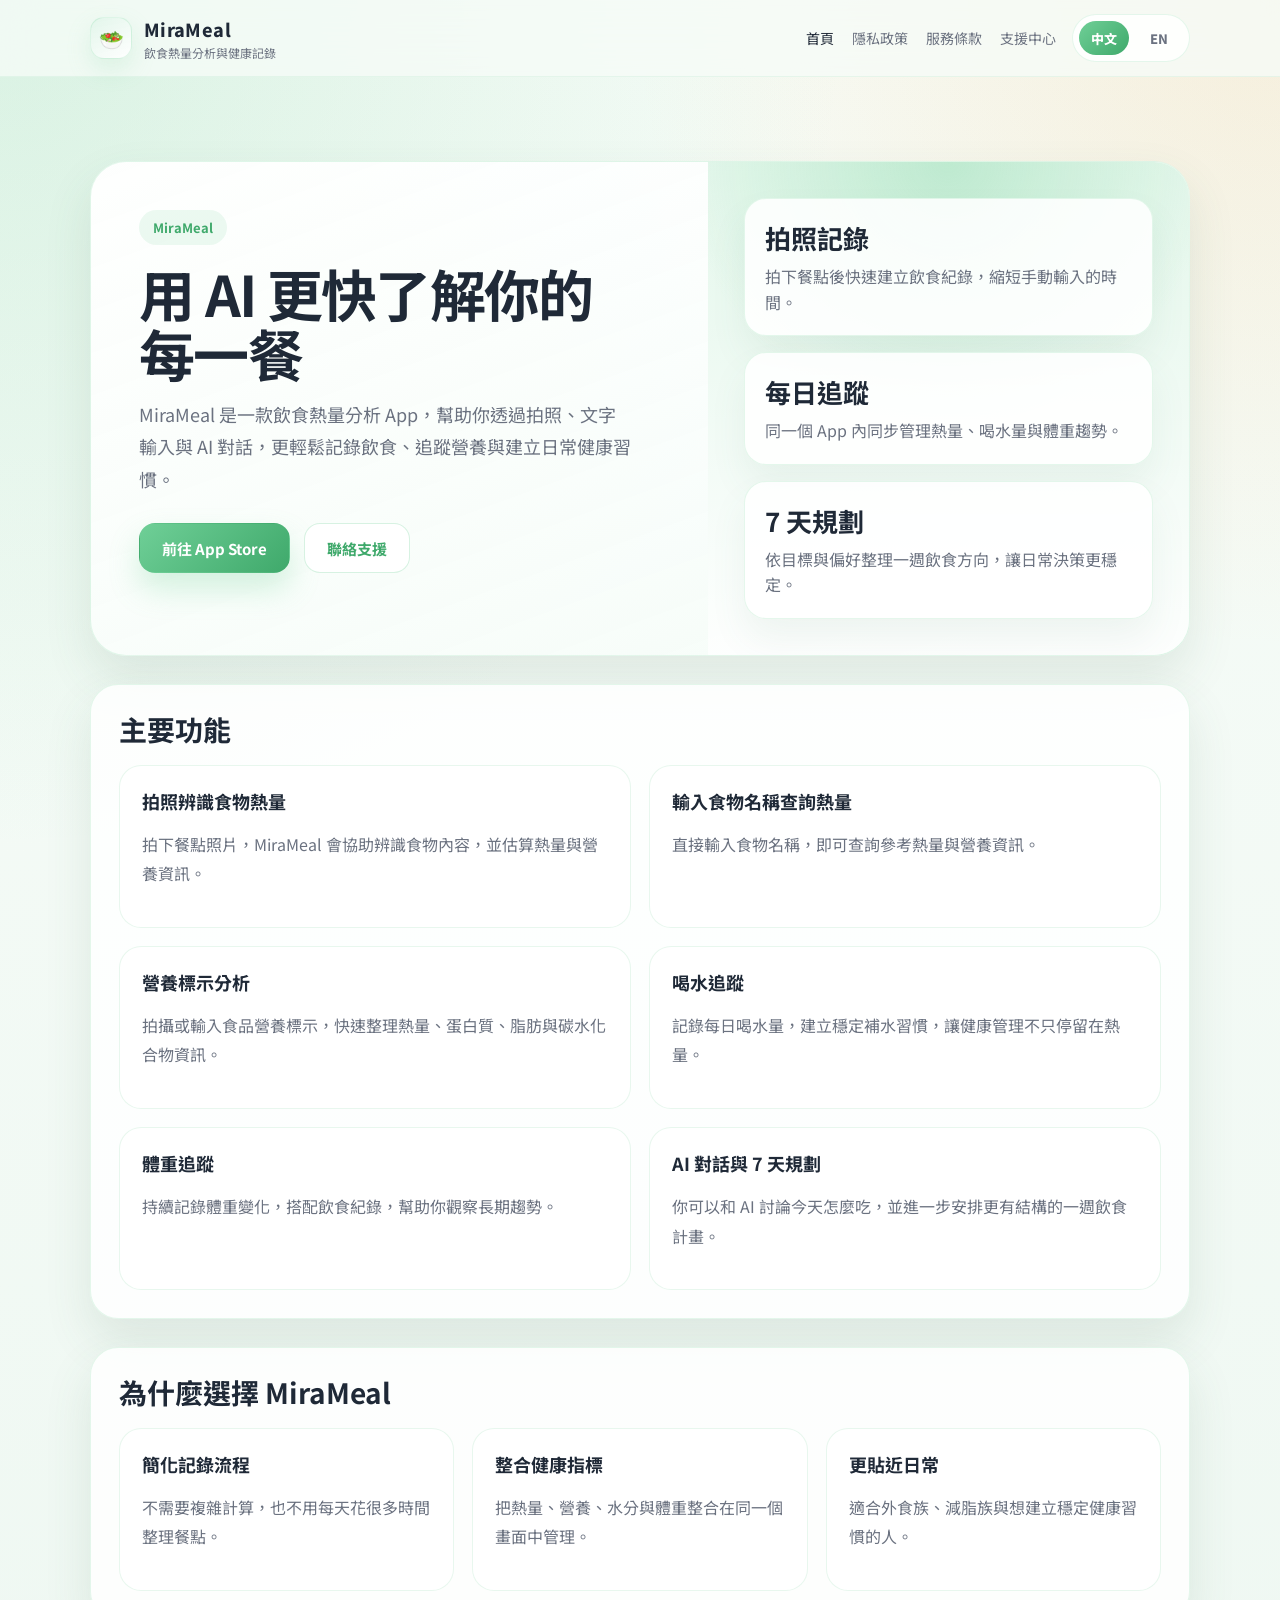
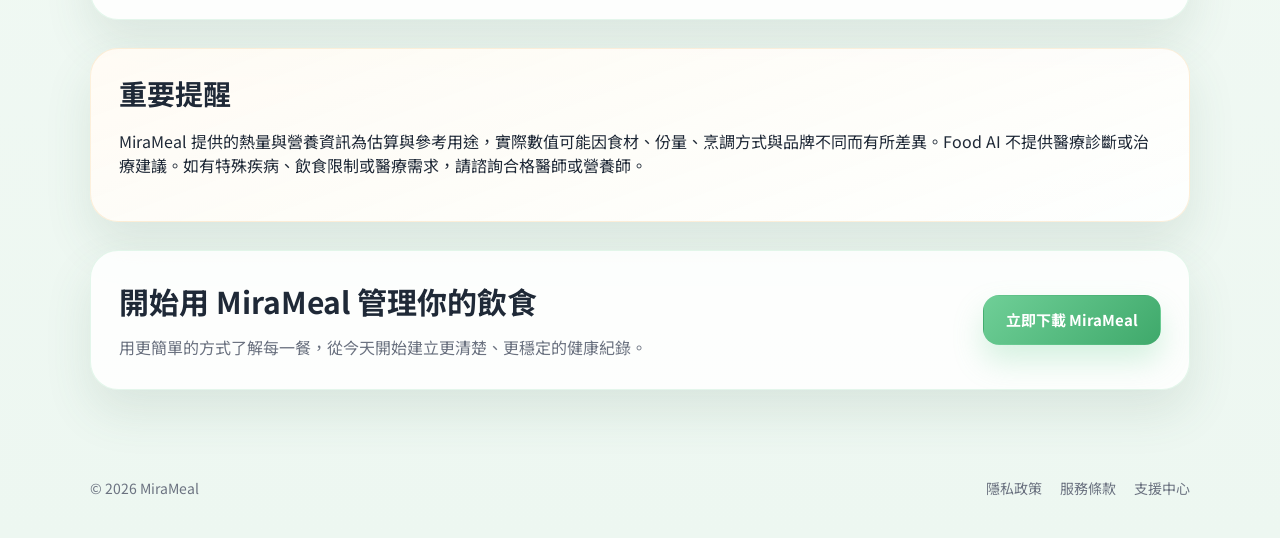
<file: docs/publishing/site/index.html>
<!DOCTYPE html>
<html lang="zh-Hant">
  <head>
    <meta charset="UTF-8" />
    <meta name="viewport" content="width=device-width, initial-scale=1.0" />
    <title>MiraMeal | 用 AI 更快了解你的每一餐</title>
    <meta
      name="description"
      content="MiraMeal 幫你透過拍照、文字輸入與 AI 對話，更快記錄飲食、追蹤熱量、營養、水分與體重。"
    />
    <link rel="preconnect" href="https://fonts.googleapis.com" />
    <link rel="preconnect" href="https://fonts.gstatic.com" crossorigin />
    <link
      href="https://fonts.googleapis.com/css2?family=Noto+Sans+TC:wght@400;500;700;800&display=swap"
      rel="stylesheet"
    />
    <link rel="stylesheet" href="./styles.css" />
  </head>
  <body>
    <div class="site-shell">
      <header class="topbar">
        <div class="topbar-inner">
          <a class="brand" href="./index.html">
            <span class="brand-mark">🥗</span>
            <span class="brand-copy">
              <span class="brand-title">MiraMeal</span>
              <span class="brand-subtitle">飲食熱量分析與健康記錄</span>
            </span>
          </a>
          <div class="topbar-right">
            <nav class="nav">
              <a class="active" href="./index.html">首頁</a>
              <a href="./privacy.html">隱私政策</a>
              <a href="./terms.html">服務條款</a>
              <a href="./support.html">支援中心</a>
            </nav>
            <div class="lang-switch" aria-label="Language switcher">
              <a class="active" href="./index.html">中文</a>
              <a href="./en/index.html">EN</a>
            </div>
          </div>
        </div>
      </header>

      <main class="page-main">
        <section class="section hero">
          <div class="hero-card">
            <div class="hero-copy">
              <span class="eyebrow">MiraMeal</span>
              <h1>用 AI 更快了解你的每一餐</h1>
              <p class="lead">
                MiraMeal 是一款飲食熱量分析 App，幫助你透過拍照、文字輸入與 AI
                對話，更輕鬆記錄飲食、追蹤營養與建立日常健康習慣。
              </p>
              <div class="hero-actions">
                <a class="button button-primary" href="#"
                  >前往 App Store</a
                >
                <a class="button button-secondary" href="./support.html">聯絡支援</a>
              </div>
            </div>
            <div class="hero-side">
              <div class="stat-stack">
                <div class="stat-card">
                  <strong>拍照記錄</strong>
                  <span>拍下餐點後快速建立飲食紀錄，縮短手動輸入的時間。</span>
                </div>
                <div class="stat-card">
                  <strong>每日追蹤</strong>
                  <span>同一個 App 內同步管理熱量、喝水量與體重趨勢。</span>
                </div>
                <div class="stat-card">
                  <strong>7 天規劃</strong>
                  <span>依目標與偏好整理一週飲食方向，讓日常決策更穩定。</span>
                </div>
              </div>
            </div>
          </div>
        </section>

        <section class="section">
          <div class="section-card">
            <h2 class="section-heading">主要功能</h2>
            <div class="grid grid-features">
              <article class="feature-card">
                <h3>拍照辨識食物熱量</h3>
                <p>拍下餐點照片，MiraMeal 會協助辨識食物內容，並估算熱量與營養資訊。</p>
              </article>
              <article class="feature-card">
                <h3>輸入食物名稱查詢熱量</h3>
                <p>直接輸入食物名稱，即可查詢參考熱量與營養資訊。</p>
              </article>
              <article class="feature-card">
                <h3>營養標示分析</h3>
                <p>拍攝或輸入食品營養標示，快速整理熱量、蛋白質、脂肪與碳水化合物資訊。</p>
              </article>
              <article class="feature-card">
                <h3>喝水追蹤</h3>
                <p>記錄每日喝水量，建立穩定補水習慣，讓健康管理不只停留在熱量。</p>
              </article>
              <article class="feature-card">
                <h3>體重追蹤</h3>
                <p>持續記錄體重變化，搭配飲食紀錄，幫助你觀察長期趨勢。</p>
              </article>
              <article class="feature-card">
                <h3>AI 對話與 7 天規劃</h3>
                <p>你可以和 AI 討論今天怎麼吃，並進一步安排更有結構的一週飲食計畫。</p>
              </article>
            </div>
          </div>
        </section>

        <section class="section">
          <div class="section-card">
            <h2 class="section-heading">為什麼選擇 MiraMeal</h2>
            <div class="grid grid-highlights">
              <article class="highlight-card">
                <h3>簡化記錄流程</h3>
                <p>不需要複雜計算，也不用每天花很多時間整理餐點。</p>
              </article>
              <article class="highlight-card">
                <h3>整合健康指標</h3>
                <p>把熱量、營養、水分與體重整合在同一個畫面中管理。</p>
              </article>
              <article class="highlight-card">
                <h3>更貼近日常</h3>
                <p>適合外食族、減脂族與想建立穩定健康習慣的人。</p>
              </article>
            </div>
          </div>
        </section>

        <section class="section">
          <div class="section-card note-card">
            <h2 class="section-heading">重要提醒</h2>
            <p>
              MiraMeal
              提供的熱量與營養資訊為估算與參考用途，實際數值可能因食材、份量、烹調方式與品牌不同而有所差異。Food
              AI 不提供醫療診斷或治療建議。如有特殊疾病、飲食限制或醫療需求，請諮詢合格醫師或營養師。
            </p>
          </div>
        </section>

        <section class="section">
          <div class="section-card cta-card">
            <div class="cta-copy">
              <h2>開始用 MiraMeal 管理你的飲食</h2>
              <p>用更簡單的方式了解每一餐，從今天開始建立更清楚、更穩定的健康紀錄。</p>
            </div>
            <a class="button button-primary" href="#"
              >立即下載 MiraMeal</a
            >
          </div>
        </section>
      </main>

      <footer class="footer">
        <div class="footer-inner">
          <div>© 2026 MiraMeal</div>
          <div class="footer-links">
            <a href="./privacy.html">隱私政策</a>
            <a href="./terms.html">服務條款</a>
            <a href="./support.html">支援中心</a>
          </div>
        </div>
      </footer>
    </div>
  </body>
</html>
</file>
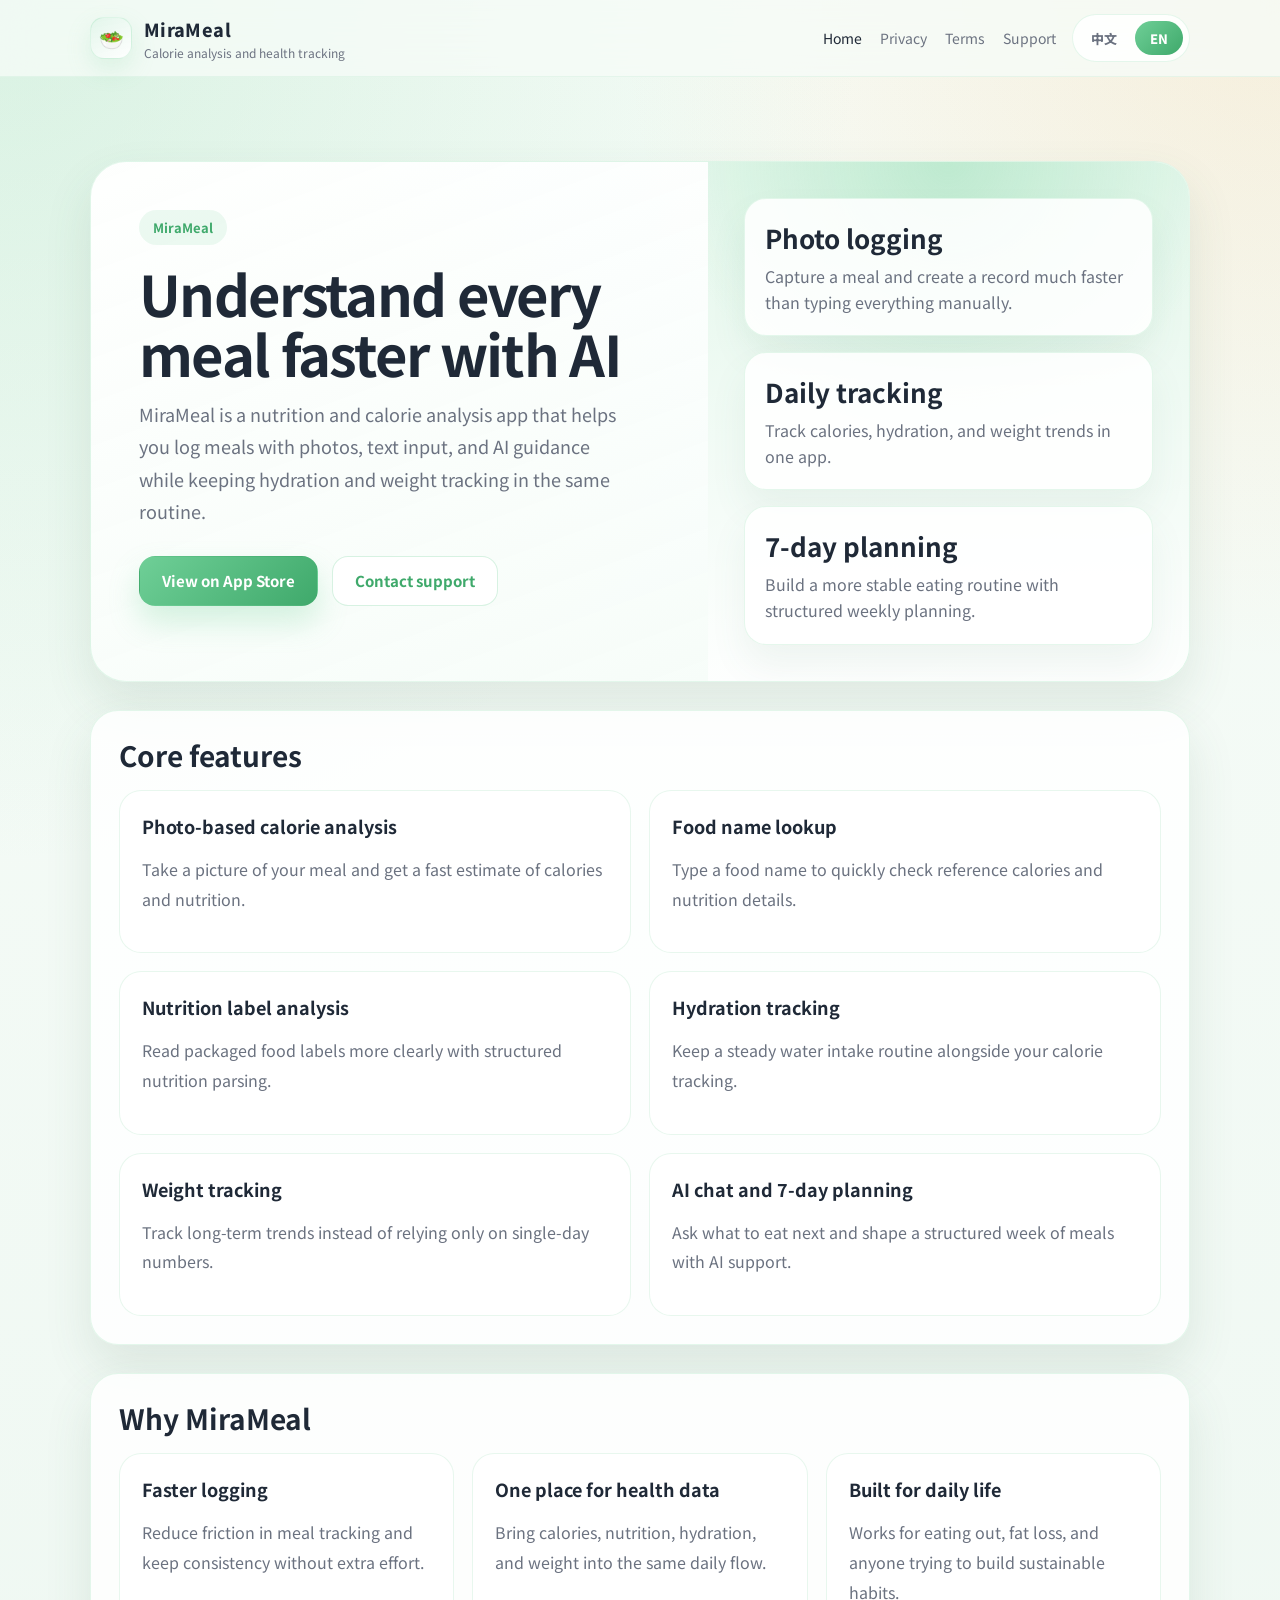
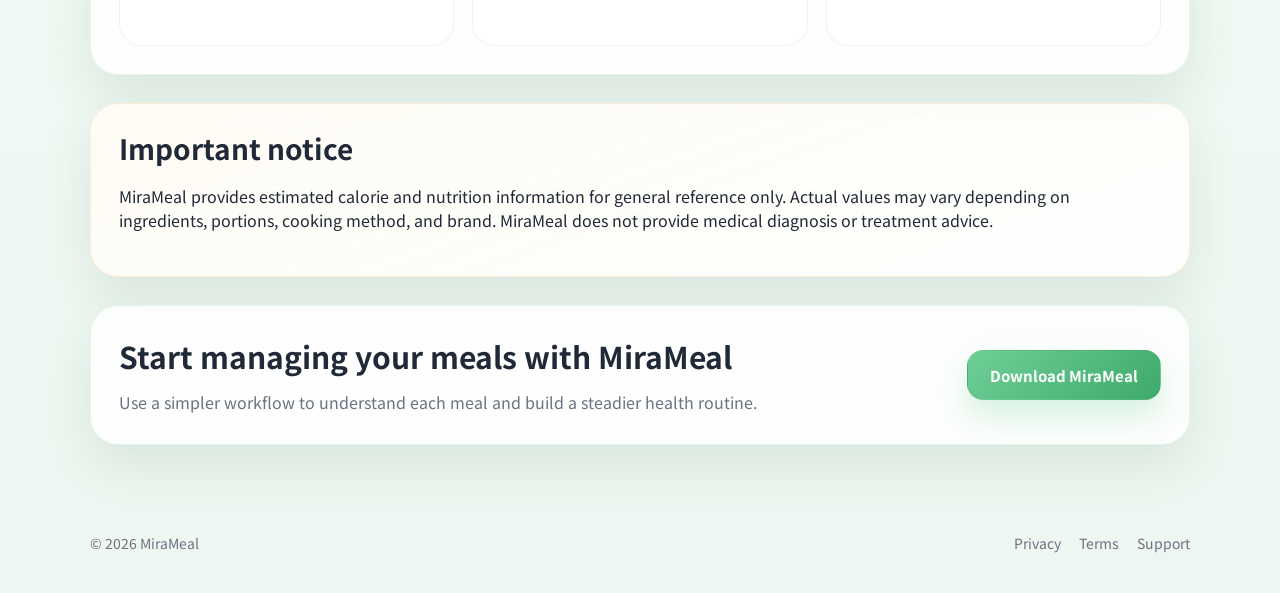
<file: docs/publishing/site/en/index.html>
<!DOCTYPE html>
<html lang="en">
  <head>
    <meta charset="UTF-8" />
    <meta name="viewport" content="width=device-width, initial-scale=1.0" />
    <title>MiraMeal | Understand Every Meal Faster with AI</title>
    <meta
      name="description"
      content="MiraMeal helps you log meals, estimate calories, track hydration and weight, and build healthier routines with AI."
    />
    <link rel="preconnect" href="https://fonts.googleapis.com" />
    <link rel="preconnect" href="https://fonts.gstatic.com" crossorigin />
    <link
      href="https://fonts.googleapis.com/css2?family=Inter:wght@400;500;700;800&family=Noto+Sans+TC:wght@400;500;700;800&display=swap"
      rel="stylesheet"
    />
    <link rel="stylesheet" href="../styles.css" />
  </head>
  <body>
    <div class="site-shell">
      <header class="topbar">
        <div class="topbar-inner">
          <a class="brand" href="./index.html">
            <span class="brand-mark">🥗</span>
            <span class="brand-copy">
              <span class="brand-title">MiraMeal</span>
              <span class="brand-subtitle">Calorie analysis and health tracking</span>
            </span>
          </a>
          <div class="topbar-right">
            <nav class="nav">
              <a class="active" href="./index.html">Home</a>
              <a href="./privacy.html">Privacy</a>
              <a href="./terms.html">Terms</a>
              <a href="./support.html">Support</a>
            </nav>
            <div class="lang-switch" aria-label="Language switcher">
              <a href="../index.html">中文</a>
              <a class="active" href="./index.html">EN</a>
            </div>
          </div>
        </div>
      </header>

      <main class="page-main">
        <section class="section hero">
          <div class="hero-card">
            <div class="hero-copy">
              <span class="eyebrow">MiraMeal</span>
              <h1>Understand every meal faster with AI</h1>
              <p class="lead">
                MiraMeal is a nutrition and calorie analysis app that helps you log meals with photos, text input, and AI guidance while keeping hydration and weight tracking in the same routine.
              </p>
              <div class="hero-actions">
                <a class="button button-primary" href="#">View on App Store</a>
                <a class="button button-secondary" href="./support.html">Contact support</a>
              </div>
            </div>
            <div class="hero-side">
              <div class="stat-stack">
                <div class="stat-card">
                  <strong>Photo logging</strong>
                  <span>Capture a meal and create a record much faster than typing everything manually.</span>
                </div>
                <div class="stat-card">
                  <strong>Daily tracking</strong>
                  <span>Track calories, hydration, and weight trends in one app.</span>
                </div>
                <div class="stat-card">
                  <strong>7-day planning</strong>
                  <span>Build a more stable eating routine with structured weekly planning.</span>
                </div>
              </div>
            </div>
          </div>
        </section>

        <section class="section">
          <div class="section-card">
            <h2 class="section-heading">Core features</h2>
            <div class="grid grid-features">
              <article class="feature-card">
                <h3>Photo-based calorie analysis</h3>
                <p>Take a picture of your meal and get a fast estimate of calories and nutrition.</p>
              </article>
              <article class="feature-card">
                <h3>Food name lookup</h3>
                <p>Type a food name to quickly check reference calories and nutrition details.</p>
              </article>
              <article class="feature-card">
                <h3>Nutrition label analysis</h3>
                <p>Read packaged food labels more clearly with structured nutrition parsing.</p>
              </article>
              <article class="feature-card">
                <h3>Hydration tracking</h3>
                <p>Keep a steady water intake routine alongside your calorie tracking.</p>
              </article>
              <article class="feature-card">
                <h3>Weight tracking</h3>
                <p>Track long-term trends instead of relying only on single-day numbers.</p>
              </article>
              <article class="feature-card">
                <h3>AI chat and 7-day planning</h3>
                <p>Ask what to eat next and shape a structured week of meals with AI support.</p>
              </article>
            </div>
          </div>
        </section>

        <section class="section">
          <div class="section-card">
            <h2 class="section-heading">Why MiraMeal</h2>
            <div class="grid grid-highlights">
              <article class="highlight-card">
                <h3>Faster logging</h3>
                <p>Reduce friction in meal tracking and keep consistency without extra effort.</p>
              </article>
              <article class="highlight-card">
                <h3>One place for health data</h3>
                <p>Bring calories, nutrition, hydration, and weight into the same daily flow.</p>
              </article>
              <article class="highlight-card">
                <h3>Built for daily life</h3>
                <p>Works for eating out, fat loss, and anyone trying to build sustainable habits.</p>
              </article>
            </div>
          </div>
        </section>

        <section class="section">
          <div class="section-card note-card">
            <h2 class="section-heading">Important notice</h2>
            <p>
              MiraMeal provides estimated calorie and nutrition information for general reference only. Actual values may vary depending on ingredients, portions, cooking method, and brand. MiraMeal does not provide medical diagnosis or treatment advice.
            </p>
          </div>
        </section>

        <section class="section">
          <div class="section-card cta-card">
            <div class="cta-copy">
              <h2>Start managing your meals with MiraMeal</h2>
              <p>Use a simpler workflow to understand each meal and build a steadier health routine.</p>
            </div>
            <a class="button button-primary" href="#">Download MiraMeal</a>
          </div>
        </section>
      </main>

      <footer class="footer">
        <div class="footer-inner">
          <div>© 2026 MiraMeal</div>
          <div class="footer-links">
            <a href="./privacy.html">Privacy</a>
            <a href="./terms.html">Terms</a>
            <a href="./support.html">Support</a>
          </div>
        </div>
      </footer>
    </div>
  </body>
</html>
</file>
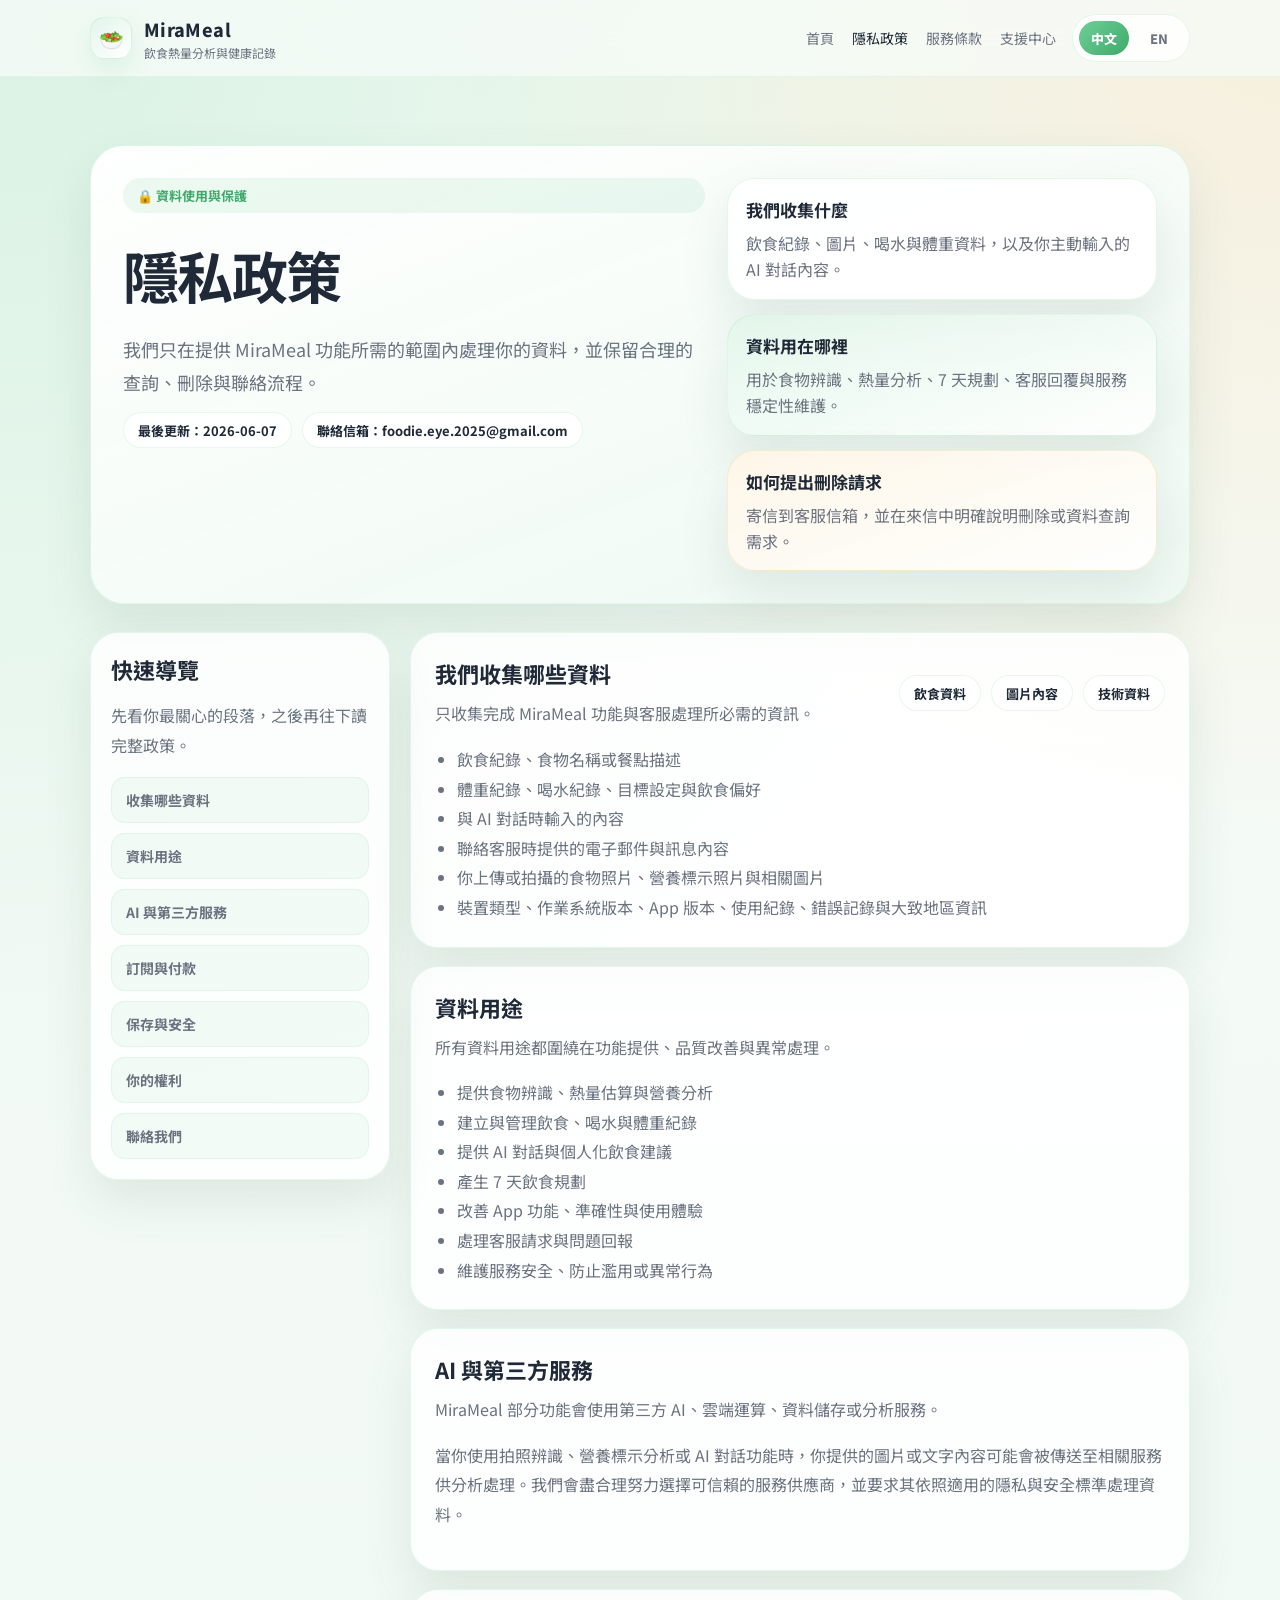
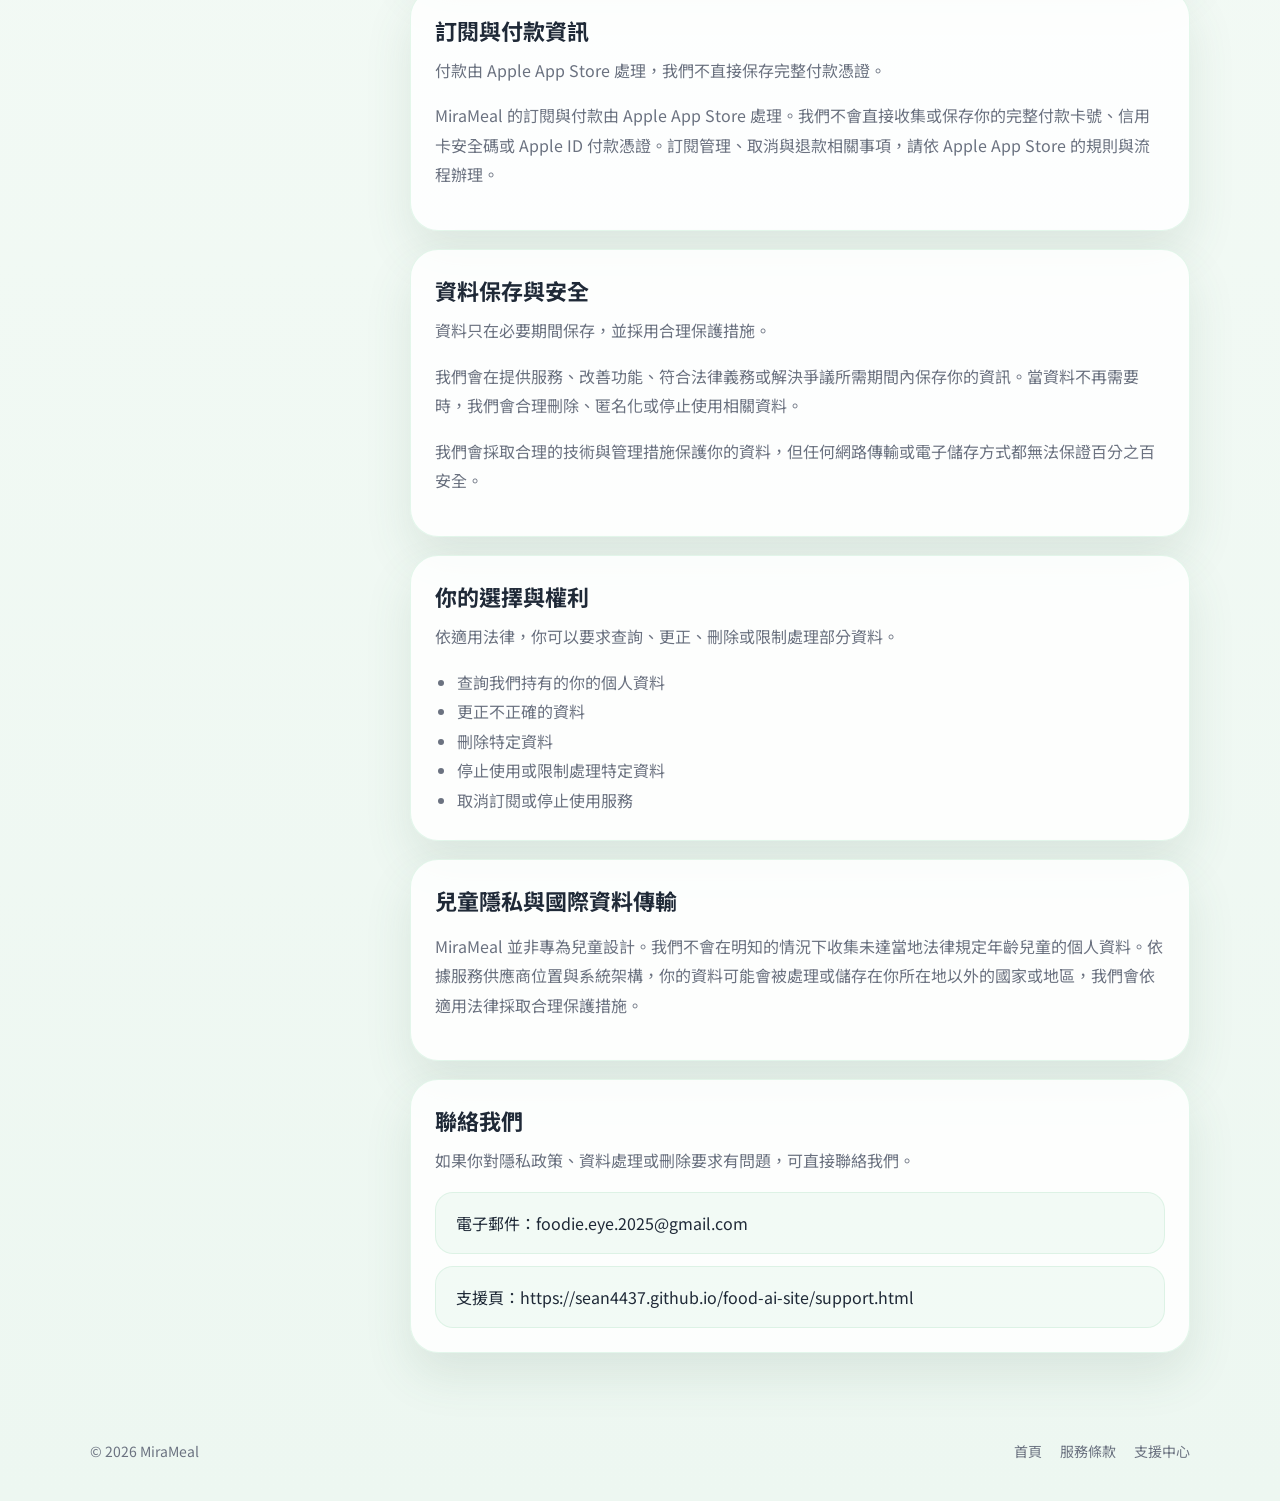
<file: docs/publishing/site/privacy.html>
<!DOCTYPE html>
<html lang="zh-Hant">
  <head>
    <meta charset="UTF-8" />
    <meta name="viewport" content="width=device-width, initial-scale=1.0" />
    <title>MiraMeal 隱私政策</title>
    <meta name="description" content="MiraMeal 隱私政策，說明資料收集、使用、保存與保護方式。" />
    <link rel="preconnect" href="https://fonts.googleapis.com" />
    <link rel="preconnect" href="https://fonts.gstatic.com" crossorigin />
    <link
      href="https://fonts.googleapis.com/css2?family=Noto+Sans+TC:wght@400;500;700;800&display=swap"
      rel="stylesheet"
    />
    <link rel="stylesheet" href="./styles.css" />
  </head>
  <body>
    <div class="site-shell">
      <header class="topbar">
        <div class="topbar-inner">
          <a class="brand" href="./index.html">
            <span class="brand-mark">🥗</span>
            <span class="brand-copy">
              <span class="brand-title">MiraMeal</span>
              <span class="brand-subtitle">飲食熱量分析與健康記錄</span>
            </span>
          </a>
          <div class="topbar-right">
            <nav class="nav">
              <a href="./index.html">首頁</a>
              <a class="active" href="./privacy.html">隱私政策</a>
              <a href="./terms.html">服務條款</a>
              <a href="./support.html">支援中心</a>
            </nav>
            <div class="lang-switch" aria-label="Language switcher">
              <a class="active" href="./privacy.html">中文</a>
              <a href="./en/privacy.html">EN</a>
            </div>
          </div>
        </div>
      </header>

      <main class="page-main">
        <section class="section">
          <div class="page-hero-card">
            <div class="page-hero-main">
              <span class="eyebrow">🔒 資料使用與保護</span>
              <h1 class="page-title">隱私政策</h1>
              <p class="page-subtitle">
                我們只在提供 MiraMeal 功能所需的範圍內處理你的資料，並保留合理的查詢、刪除與聯絡流程。
              </p>
              <div class="hero-meta-row">
                <span class="hero-meta-pill">最後更新：2026-06-07</span>
                <span class="hero-meta-pill">聯絡信箱：foodie.eye.2025@gmail.com</span>
              </div>
            </div>
            <div class="page-hero-side">
              <div class="summary-card">
                <strong>我們收集什麼</strong>
                <p>飲食紀錄、圖片、喝水與體重資料，以及你主動輸入的 AI 對話內容。</p>
              </div>
              <div class="summary-card is-soft">
                <strong>資料用在哪裡</strong>
                <p>用於食物辨識、熱量分析、7 天規劃、客服回覆與服務穩定性維護。</p>
              </div>
              <div class="summary-card is-accent">
                <strong>如何提出刪除請求</strong>
                <p>寄信到客服信箱，並在來信中明確說明刪除或資料查詢需求。</p>
              </div>
            </div>
          </div>
        </section>

        <section class="section">
          <div class="legal-shell">
            <aside class="sticky-panel">
              <h2>快速導覽</h2>
              <p>先看你最關心的段落，之後再往下讀完整政策。</p>
              <nav class="toc-list">
                <a href="#collect">收集哪些資料</a>
                <a href="#usage">資料用途</a>
                <a href="#ai">AI 與第三方服務</a>
                <a href="#payment">訂閱與付款</a>
                <a href="#security">保存與安全</a>
                <a href="#rights">你的權利</a>
                <a href="#contact">聯絡我們</a>
              </nav>
            </aside>

            <div class="content-stack">
              <article class="content-panel" id="collect">
                <div class="panel-header">
                  <div>
                    <h2>我們收集哪些資料</h2>
                    <p>只收集完成 MiraMeal 功能與客服處理所必需的資訊。</p>
                  </div>
                  <div class="chip-row">
                    <span class="chip">飲食資料</span>
                    <span class="chip">圖片內容</span>
                    <span class="chip">技術資料</span>
                  </div>
                </div>
                <ul>
                  <li>飲食紀錄、食物名稱或餐點描述</li>
                  <li>體重紀錄、喝水紀錄、目標設定與飲食偏好</li>
                  <li>與 AI 對話時輸入的內容</li>
                  <li>聯絡客服時提供的電子郵件與訊息內容</li>
                  <li>你上傳或拍攝的食物照片、營養標示照片與相關圖片</li>
                  <li>裝置類型、作業系統版本、App 版本、使用紀錄、錯誤記錄與大致地區資訊</li>
                </ul>
              </article>

              <article class="content-panel" id="usage">
                <div class="panel-header">
                  <div>
                    <h2>資料用途</h2>
                    <p>所有資料用途都圍繞在功能提供、品質改善與異常處理。</p>
                  </div>
                </div>
                <ul>
                  <li>提供食物辨識、熱量估算與營養分析</li>
                  <li>建立與管理飲食、喝水與體重紀錄</li>
                  <li>提供 AI 對話與個人化飲食建議</li>
                  <li>產生 7 天飲食規劃</li>
                  <li>改善 App 功能、準確性與使用體驗</li>
                  <li>處理客服請求與問題回報</li>
                  <li>維護服務安全、防止濫用或異常行為</li>
                </ul>
              </article>

              <article class="content-panel" id="ai">
                <div class="panel-header">
                  <div>
                    <h2>AI 與第三方服務</h2>
                    <p>MiraMeal 部分功能會使用第三方 AI、雲端運算、資料儲存或分析服務。</p>
                  </div>
                </div>
                <p>
                  當你使用拍照辨識、營養標示分析或 AI 對話功能時，你提供的圖片或文字內容可能會被傳送至相關服務供分析處理。我們會盡合理努力選擇可信賴的服務供應商，並要求其依照適用的隱私與安全標準處理資料。
                </p>
              </article>

              <article class="content-panel" id="payment">
                <div class="panel-header">
                  <div>
                    <h2>訂閱與付款資訊</h2>
                    <p>付款由 Apple App Store 處理，我們不直接保存完整付款憑證。</p>
                  </div>
                </div>
                <p>
                  MiraMeal 的訂閱與付款由 Apple App Store 處理。我們不會直接收集或保存你的完整付款卡號、信用卡安全碼或 Apple ID 付款憑證。訂閱管理、取消與退款相關事項，請依 Apple App Store 的規則與流程辦理。
                </p>
              </article>

              <article class="content-panel" id="security">
                <div class="panel-header">
                  <div>
                    <h2>資料保存與安全</h2>
                    <p>資料只在必要期間保存，並採用合理保護措施。</p>
                  </div>
                </div>
                <p>
                  我們會在提供服務、改善功能、符合法律義務或解決爭議所需期間內保存你的資訊。當資料不再需要時，我們會合理刪除、匿名化或停止使用相關資料。
                </p>
                <p>
                  我們會採取合理的技術與管理措施保護你的資料，但任何網路傳輸或電子儲存方式都無法保證百分之百安全。
                </p>
              </article>

              <article class="content-panel" id="rights">
                <div class="panel-header">
                  <div>
                    <h2>你的選擇與權利</h2>
                    <p>依適用法律，你可以要求查詢、更正、刪除或限制處理部分資料。</p>
                  </div>
                </div>
                <ul>
                  <li>查詢我們持有的你的個人資料</li>
                  <li>更正不正確的資料</li>
                  <li>刪除特定資料</li>
                  <li>停止使用或限制處理特定資料</li>
                  <li>取消訂閱或停止使用服務</li>
                </ul>
              </article>

              <article class="highlight-panel">
                <h2>兒童隱私與國際資料傳輸</h2>
                <p>
                  MiraMeal 並非專為兒童設計。我們不會在明知的情況下收集未達當地法律規定年齡兒童的個人資料。依據服務供應商位置與系統架構，你的資料可能會被處理或儲存在你所在地以外的國家或地區，我們會依適用法律採取合理保護措施。
                </p>
              </article>

              <article class="content-panel" id="contact">
                <div class="panel-header">
                  <div>
                    <h2>聯絡我們</h2>
                    <p>如果你對隱私政策、資料處理或刪除要求有問題，可直接聯絡我們。</p>
                  </div>
                </div>
                <div class="contact-list">
                  <div class="contact-item">電子郵件：foodie.eye.2025@gmail.com</div>
                  <div class="contact-item">支援頁：https://sean4437.github.io/food-ai-site/support.html</div>
                </div>
              </article>
            </div>
          </div>
        </section>
      </main>

      <footer class="footer">
        <div class="footer-inner">
          <div>© 2026 MiraMeal</div>
          <div class="footer-links">
            <a href="./index.html">首頁</a>
            <a href="./terms.html">服務條款</a>
            <a href="./support.html">支援中心</a>
          </div>
        </div>
      </footer>
    </div>
  </body>
</html>
</file>
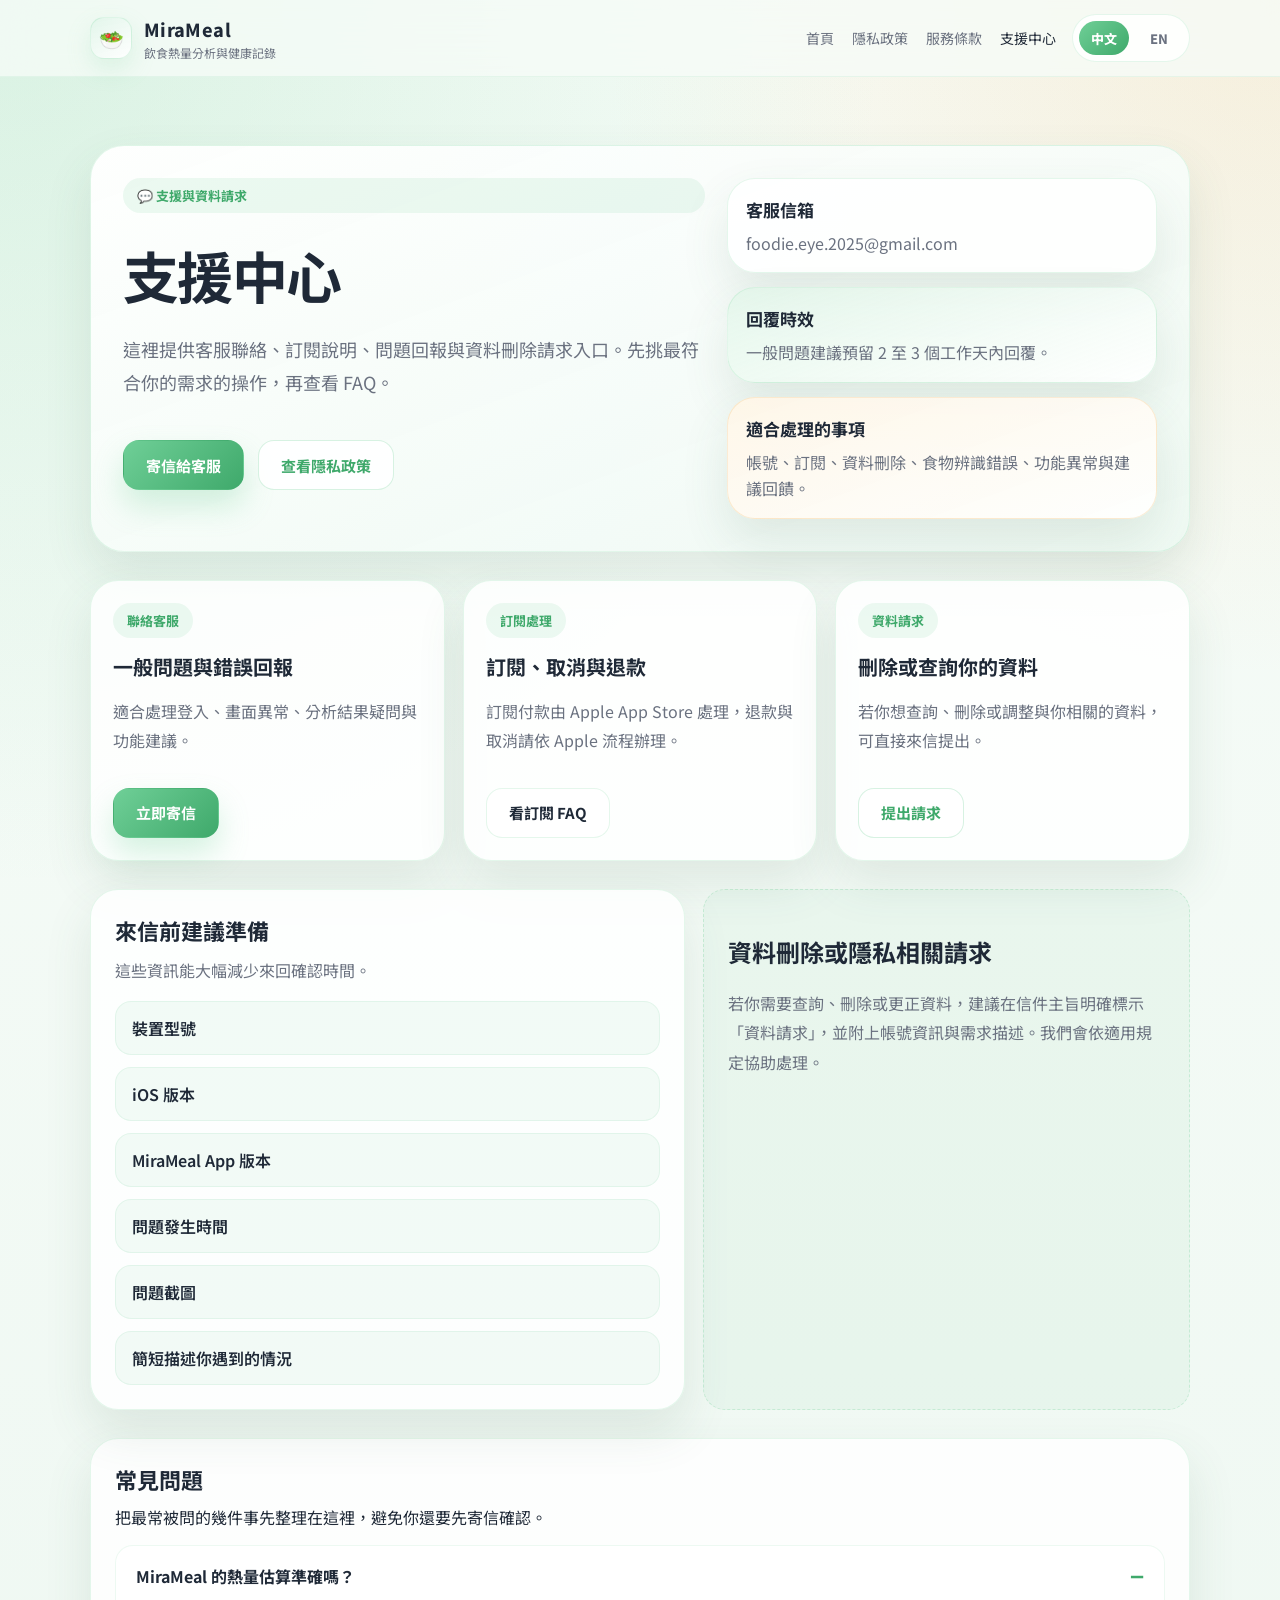
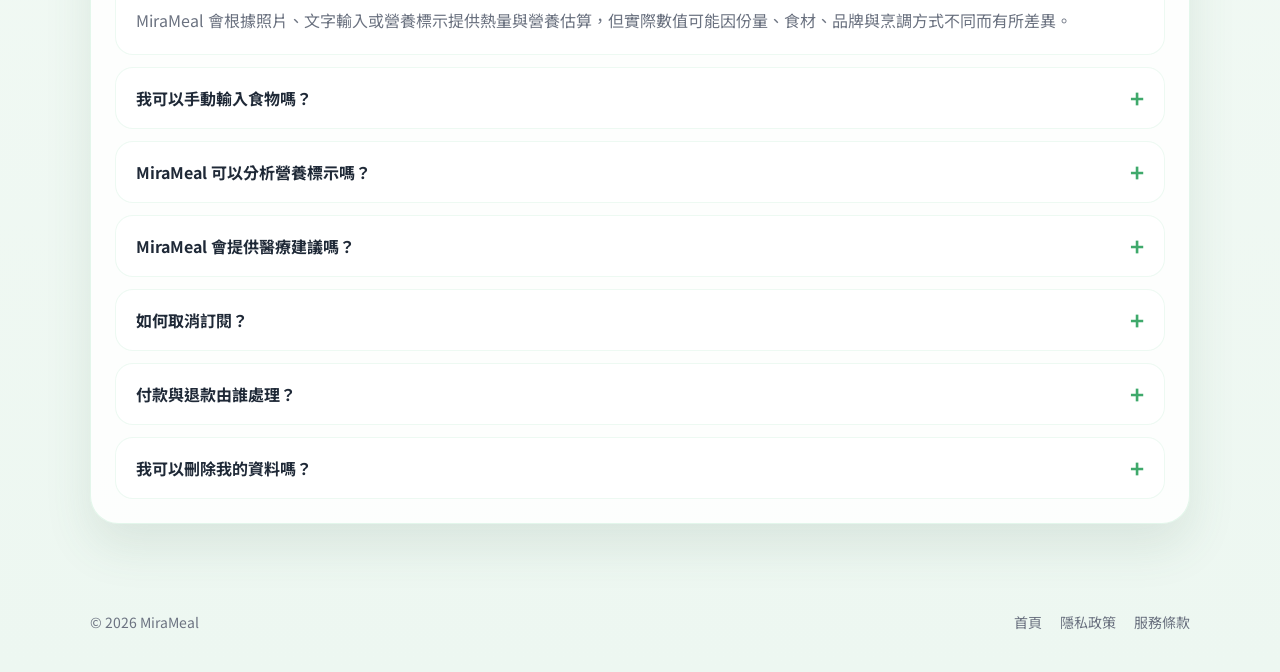
<file: docs/publishing/site/support.html>
<!DOCTYPE html>
<html lang="zh-Hant">
  <head>
    <meta charset="UTF-8" />
    <meta name="viewport" content="width=device-width, initial-scale=1.0" />
    <title>MiraMeal 支援中心</title>
    <meta name="description" content="MiraMeal 支援中心，包含聯絡方式、常見問題與資料刪除請求方式。" />
    <link rel="preconnect" href="https://fonts.googleapis.com" />
    <link rel="preconnect" href="https://fonts.gstatic.com" crossorigin />
    <link
      href="https://fonts.googleapis.com/css2?family=Noto+Sans+TC:wght@400;500;700;800&display=swap"
      rel="stylesheet"
    />
    <link rel="stylesheet" href="./styles.css" />
  </head>
  <body>
    <div class="site-shell">
      <header class="topbar">
        <div class="topbar-inner">
          <a class="brand" href="./index.html">
            <span class="brand-mark">🥗</span>
            <span class="brand-copy">
              <span class="brand-title">MiraMeal</span>
              <span class="brand-subtitle">飲食熱量分析與健康記錄</span>
            </span>
          </a>
          <div class="topbar-right">
            <nav class="nav">
              <a href="./index.html">首頁</a>
              <a href="./privacy.html">隱私政策</a>
              <a href="./terms.html">服務條款</a>
              <a class="active" href="./support.html">支援中心</a>
            </nav>
            <div class="lang-switch" aria-label="Language switcher">
              <a class="active" href="./support.html">中文</a>
              <a href="./en/support.html">EN</a>
            </div>
          </div>
        </div>
      </header>

      <main class="page-main">
        <section class="section">
          <div class="page-hero-card">
            <div class="page-hero-main">
              <span class="eyebrow">💬 支援與資料請求</span>
              <h1 class="page-title">支援中心</h1>
              <p class="page-subtitle">
                這裡提供客服聯絡、訂閱說明、問題回報與資料刪除請求入口。先挑最符合你的需求的操作，再查看 FAQ。
              </p>
              <div class="hero-actions">
                <a class="button button-primary" href="mailto:foodie.eye.2025@gmail.com">寄信給客服</a>
                <a class="button button-secondary" href="./privacy.html">查看隱私政策</a>
              </div>
            </div>
            <div class="page-hero-side">
              <div class="summary-card">
                <strong>客服信箱</strong>
                <p>foodie.eye.2025@gmail.com</p>
              </div>
              <div class="summary-card is-soft">
                <strong>回覆時效</strong>
                <p>一般問題建議預留 2 至 3 個工作天內回覆。</p>
              </div>
              <div class="summary-card is-accent">
                <strong>適合處理的事項</strong>
                <p>帳號、訂閱、資料刪除、食物辨識錯誤、功能異常與建議回饋。</p>
              </div>
            </div>
          </div>
        </section>

        <section class="section">
          <div class="support-actions">
            <article class="action-card">
              <span class="eyebrow">聯絡客服</span>
              <h3>一般問題與錯誤回報</h3>
              <p>適合處理登入、畫面異常、分析結果疑問與功能建議。</p>
              <a class="button button-primary" href="mailto:foodie.eye.2025@gmail.com">立即寄信</a>
            </article>
            <article class="action-card">
              <span class="eyebrow">訂閱處理</span>
              <h3>訂閱、取消與退款</h3>
              <p>訂閱付款由 Apple App Store 處理，退款與取消請依 Apple 流程辦理。</p>
              <a class="button button-soft" href="#faq">看訂閱 FAQ</a>
            </article>
            <article class="action-card">
              <span class="eyebrow">資料請求</span>
              <h3>刪除或查詢你的資料</h3>
              <p>若你想查詢、刪除或調整與你相關的資料，可直接來信提出。</p>
              <a class="button button-secondary" href="mailto:foodie.eye.2025@gmail.com?subject=Food%20AI%20%E8%B3%87%E6%96%99%E8%AB%8B%E6%B1%82">提出請求</a>
            </article>
          </div>
        </section>

        <section class="section">
          <div class="support-grid">
            <article class="content-panel">
              <div class="panel-header">
                <div>
                  <h2>來信前建議準備</h2>
                  <p>這些資訊能大幅減少來回確認時間。</p>
                </div>
              </div>
              <div class="checklist">
                <div class="checklist-item">裝置型號</div>
                <div class="checklist-item">iOS 版本</div>
                <div class="checklist-item">MiraMeal App 版本</div>
                <div class="checklist-item">問題發生時間</div>
                <div class="checklist-item">問題截圖</div>
                <div class="checklist-item">簡短描述你遇到的情況</div>
              </div>
            </article>

            <article class="support-note">
              <h2>資料刪除或隱私相關請求</h2>
              <p>
                若你需要查詢、刪除或更正資料，建議在信件主旨明確標示「資料請求」，並附上帳號資訊與需求描述。我們會依適用規定協助處理。
              </p>
            </article>
          </div>
        </section>

        <section class="section" id="faq">
          <article class="faq-panel">
            <div class="panel-header">
              <div>
                <h2>常見問題</h2>
                <p>把最常被問的幾件事先整理在這裡，避免你還要先寄信確認。</p>
              </div>
            </div>
            <div class="faq-accordion">
              <details class="faq-entry" open>
                <summary>MiraMeal 的熱量估算準確嗎？</summary>
                <div class="faq-body">
                  <p>
                    MiraMeal 會根據照片、文字輸入或營養標示提供熱量與營養估算，但實際數值可能因份量、食材、品牌與烹調方式不同而有所差異。
                  </p>
                </div>
              </details>
              <details class="faq-entry">
                <summary>我可以手動輸入食物嗎？</summary>
                <div class="faq-body">
                  <p>可以。除了拍照辨識，你也可以輸入食物名稱查詢熱量，或自行建立飲食紀錄。</p>
                </div>
              </details>
              <details class="faq-entry">
                <summary>MiraMeal 可以分析營養標示嗎？</summary>
                <div class="faq-body">
                  <p>可以。你可以使用營養標示分析功能，協助理解食品包裝上的熱量與營養資訊。</p>
                </div>
              </details>
              <details class="faq-entry">
                <summary>MiraMeal 會提供醫療建議嗎？</summary>
                <div class="faq-body">
                  <p>
                    不會。MiraMeal 提供的是一般飲食紀錄、熱量估算與健康管理參考，不提供醫療診斷、治療或專業營養處方。
                  </p>
                </div>
              </details>
              <details class="faq-entry">
                <summary>如何取消訂閱？</summary>
                <div class="faq-body">
                  <p>
                    你可以透過 iPhone 或 iPad 的 Apple ID 訂閱管理頁面取消訂閱。實際流程可能依 iOS 版本略有不同。
                  </p>
                </div>
              </details>
              <details class="faq-entry">
                <summary>付款與退款由誰處理？</summary>
                <div class="faq-body">
                  <p>MiraMeal 的訂閱付款由 Apple App Store 處理。若需要退款，請透過 Apple 官方退款流程申請。</p>
                </div>
              </details>
              <details class="faq-entry">
                <summary>我可以刪除我的資料嗎？</summary>
                <div class="faq-body">
                  <p>
                    可以。若你希望查詢、刪除或調整與你相關的資料，請直接寄信到
                    <a class="inline-link" href="mailto:foodie.eye.2025@gmail.com">foodie.eye.2025@gmail.com</a>，並在信中說明你的需求。
                  </p>
                </div>
              </details>
            </div>
          </article>
        </section>
      </main>

      <footer class="footer">
        <div class="footer-inner">
          <div>© 2026 MiraMeal</div>
          <div class="footer-links">
            <a href="./index.html">首頁</a>
            <a href="./privacy.html">隱私政策</a>
            <a href="./terms.html">服務條款</a>
          </div>
        </div>
      </footer>
    </div>
  </body>
</html>
</file>
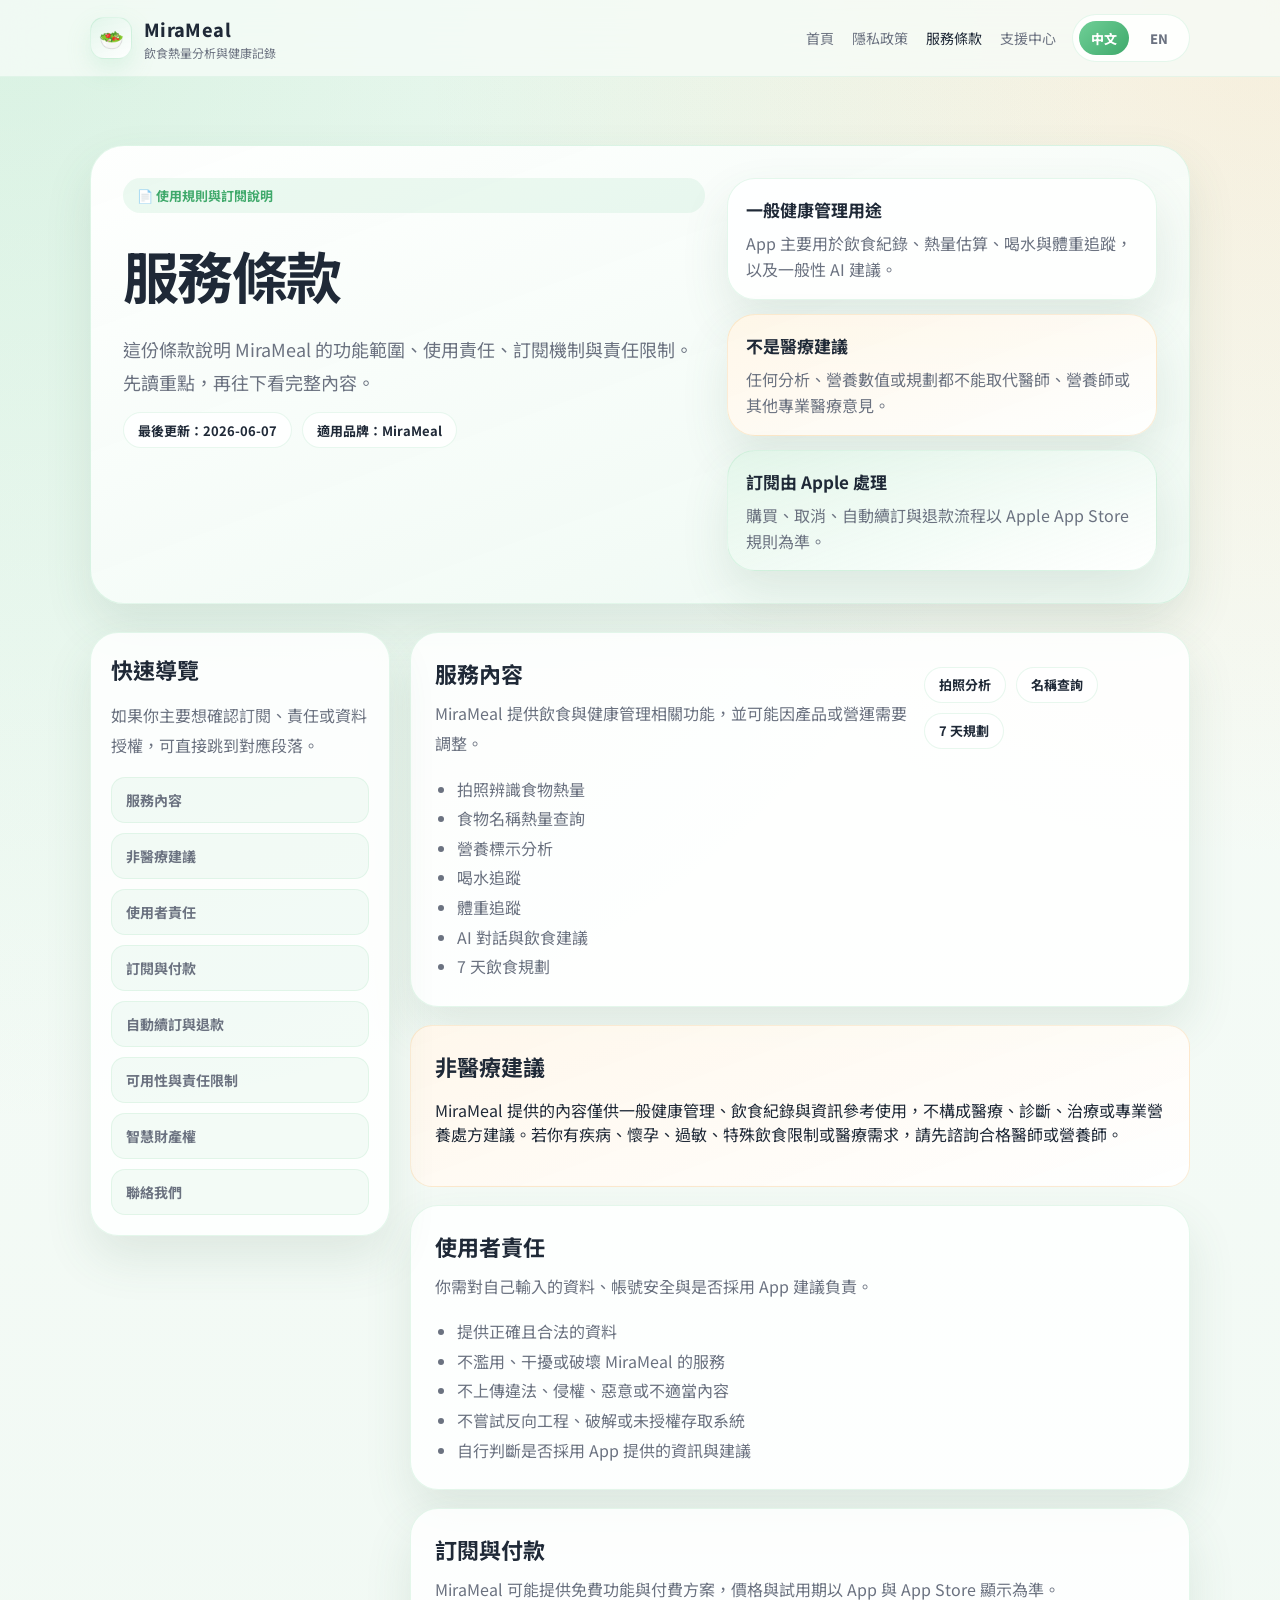
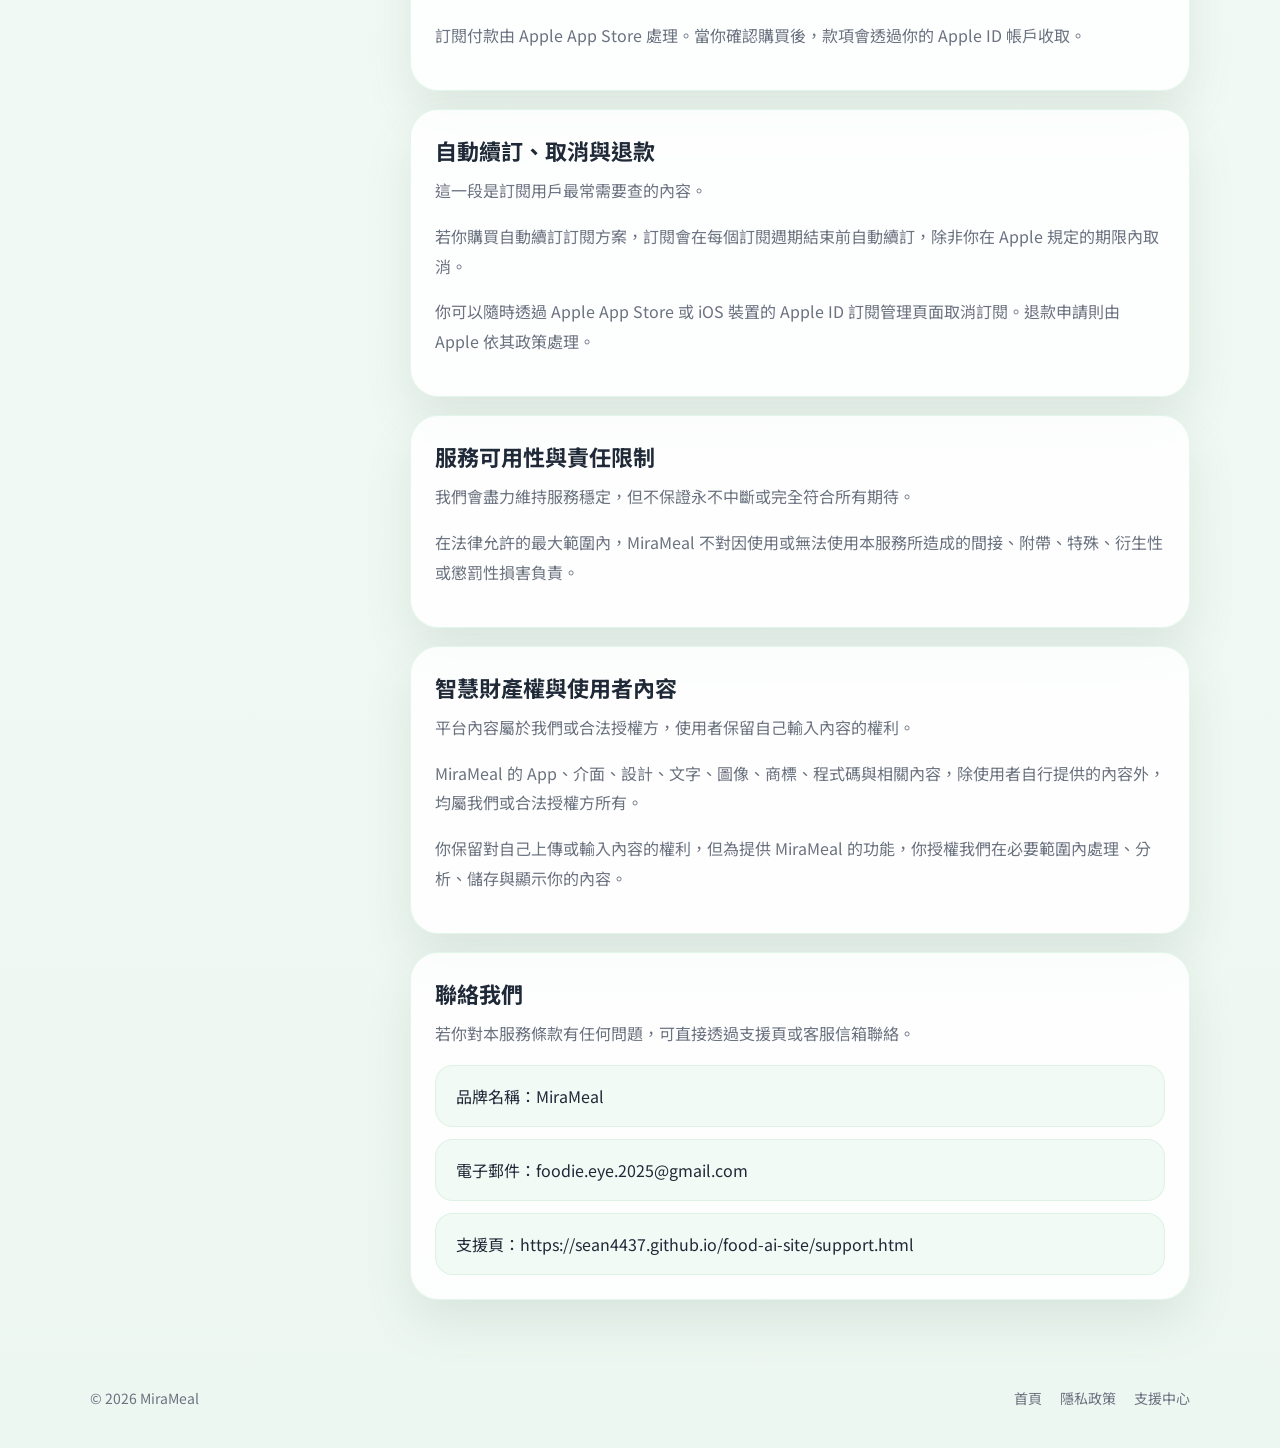
<file: docs/publishing/site/terms.html>
<!DOCTYPE html>
<html lang="zh-Hant">
  <head>
    <meta charset="UTF-8" />
    <meta name="viewport" content="width=device-width, initial-scale=1.0" />
    <title>MiraMeal 服務條款</title>
    <meta name="description" content="MiraMeal 服務條款，說明功能範圍、使用責任與訂閱規則。" />
    <link rel="preconnect" href="https://fonts.googleapis.com" />
    <link rel="preconnect" href="https://fonts.gstatic.com" crossorigin />
    <link
      href="https://fonts.googleapis.com/css2?family=Noto+Sans+TC:wght@400;500;700;800&display=swap"
      rel="stylesheet"
    />
    <link rel="stylesheet" href="./styles.css" />
  </head>
  <body>
    <div class="site-shell">
      <header class="topbar">
        <div class="topbar-inner">
          <a class="brand" href="./index.html">
            <span class="brand-mark">🥗</span>
            <span class="brand-copy">
              <span class="brand-title">MiraMeal</span>
              <span class="brand-subtitle">飲食熱量分析與健康記錄</span>
            </span>
          </a>
          <div class="topbar-right">
            <nav class="nav">
              <a href="./index.html">首頁</a>
              <a href="./privacy.html">隱私政策</a>
              <a class="active" href="./terms.html">服務條款</a>
              <a href="./support.html">支援中心</a>
            </nav>
            <div class="lang-switch" aria-label="Language switcher">
              <a class="active" href="./terms.html">中文</a>
              <a href="./en/terms.html">EN</a>
            </div>
          </div>
        </div>
      </header>

      <main class="page-main">
        <section class="section">
          <div class="page-hero-card">
            <div class="page-hero-main">
              <span class="eyebrow">📄 使用規則與訂閱說明</span>
              <h1 class="page-title">服務條款</h1>
              <p class="page-subtitle">
                這份條款說明 MiraMeal 的功能範圍、使用責任、訂閱機制與責任限制。先讀重點，再往下看完整內容。
              </p>
              <div class="hero-meta-row">
                <span class="hero-meta-pill">最後更新：2026-06-07</span>
                <span class="hero-meta-pill">適用品牌：MiraMeal</span>
              </div>
            </div>
            <div class="page-hero-side">
              <div class="summary-card">
                <strong>一般健康管理用途</strong>
                <p>App 主要用於飲食紀錄、熱量估算、喝水與體重追蹤，以及一般性 AI 建議。</p>
              </div>
              <div class="summary-card is-accent">
                <strong>不是醫療建議</strong>
                <p>任何分析、營養數值或規劃都不能取代醫師、營養師或其他專業醫療意見。</p>
              </div>
              <div class="summary-card is-soft">
                <strong>訂閱由 Apple 處理</strong>
                <p>購買、取消、自動續訂與退款流程以 Apple App Store 規則為準。</p>
              </div>
            </div>
          </div>
        </section>

        <section class="section">
          <div class="legal-shell">
            <aside class="sticky-panel">
              <h2>快速導覽</h2>
              <p>如果你主要想確認訂閱、責任或資料授權，可直接跳到對應段落。</p>
              <nav class="toc-list">
                <a href="#service">服務內容</a>
                <a href="#medical">非醫療建議</a>
                <a href="#responsibility">使用者責任</a>
                <a href="#subscription">訂閱與付款</a>
                <a href="#renewal">自動續訂與退款</a>
                <a href="#availability">可用性與責任限制</a>
                <a href="#ip">智慧財產權</a>
                <a href="#contact">聯絡我們</a>
              </nav>
            </aside>

            <div class="content-stack">
              <article class="content-panel" id="service">
                <div class="panel-header">
                  <div>
                    <h2>服務內容</h2>
                    <p>MiraMeal 提供飲食與健康管理相關功能，並可能因產品或營運需要調整。</p>
                  </div>
                  <div class="chip-row">
                    <span class="chip">拍照分析</span>
                    <span class="chip">名稱查詢</span>
                    <span class="chip">7 天規劃</span>
                  </div>
                </div>
                <ul>
                  <li>拍照辨識食物熱量</li>
                  <li>食物名稱熱量查詢</li>
                  <li>營養標示分析</li>
                  <li>喝水追蹤</li>
                  <li>體重追蹤</li>
                  <li>AI 對話與飲食建議</li>
                  <li>7 天飲食規劃</li>
                </ul>
              </article>

              <article class="warning-panel" id="medical">
                <h2>非醫療建議</h2>
                <p>
                  MiraMeal 提供的內容僅供一般健康管理、飲食紀錄與資訊參考使用，不構成醫療、診斷、治療或專業營養處方建議。若你有疾病、懷孕、過敏、特殊飲食限制或醫療需求，請先諮詢合格醫師或營養師。
                </p>
              </article>

              <article class="content-panel" id="responsibility">
                <div class="panel-header">
                  <div>
                    <h2>使用者責任</h2>
                    <p>你需對自己輸入的資料、帳號安全與是否採用 App 建議負責。</p>
                  </div>
                </div>
                <ul>
                  <li>提供正確且合法的資料</li>
                  <li>不濫用、干擾或破壞 MiraMeal 的服務</li>
                  <li>不上傳違法、侵權、惡意或不適當內容</li>
                  <li>不嘗試反向工程、破解或未授權存取系統</li>
                  <li>自行判斷是否採用 App 提供的資訊與建議</li>
                </ul>
              </article>

              <article class="content-panel" id="subscription">
                <div class="panel-header">
                  <div>
                    <h2>訂閱與付款</h2>
                    <p>MiraMeal 可能提供免費功能與付費方案，價格與試用期以 App 與 App Store 顯示為準。</p>
                  </div>
                </div>
                <p>
                  訂閱付款由 Apple App Store 處理。當你確認購買後，款項會透過你的 Apple ID 帳戶收取。
                </p>
              </article>

              <article class="content-panel" id="renewal">
                <div class="panel-header">
                  <div>
                    <h2>自動續訂、取消與退款</h2>
                    <p>這一段是訂閱用戶最常需要查的內容。</p>
                  </div>
                </div>
                <p>
                  若你購買自動續訂訂閱方案，訂閱會在每個訂閱週期結束前自動續訂，除非你在 Apple 規定的期限內取消。
                </p>
                <p>
                  你可以隨時透過 Apple App Store 或 iOS 裝置的 Apple ID 訂閱管理頁面取消訂閱。退款申請則由 Apple 依其政策處理。
                </p>
              </article>

              <article class="content-panel" id="availability">
                <div class="panel-header">
                  <div>
                    <h2>服務可用性與責任限制</h2>
                    <p>我們會盡力維持服務穩定，但不保證永不中斷或完全符合所有期待。</p>
                  </div>
                </div>
                <p>
                  在法律允許的最大範圍內，MiraMeal 不對因使用或無法使用本服務所造成的間接、附帶、特殊、衍生性或懲罰性損害負責。
                </p>
              </article>

              <article class="content-panel" id="ip">
                <div class="panel-header">
                  <div>
                    <h2>智慧財產權與使用者內容</h2>
                    <p>平台內容屬於我們或合法授權方，使用者保留自己輸入內容的權利。</p>
                  </div>
                </div>
                <p>
                  MiraMeal 的 App、介面、設計、文字、圖像、商標、程式碼與相關內容，除使用者自行提供的內容外，均屬我們或合法授權方所有。
                </p>
                <p>
                  你保留對自己上傳或輸入內容的權利，但為提供 MiraMeal 的功能，你授權我們在必要範圍內處理、分析、儲存與顯示你的內容。
                </p>
              </article>

              <article class="content-panel" id="contact">
                <div class="panel-header">
                  <div>
                    <h2>聯絡我們</h2>
                    <p>若你對本服務條款有任何問題，可直接透過支援頁或客服信箱聯絡。</p>
                  </div>
                </div>
                <div class="contact-list">
                  <div class="contact-item">品牌名稱：MiraMeal</div>
                  <div class="contact-item">電子郵件：foodie.eye.2025@gmail.com</div>
                  <div class="contact-item">支援頁：https://sean4437.github.io/food-ai-site/support.html</div>
                </div>
              </article>
            </div>
          </div>
        </section>
      </main>

      <footer class="footer">
        <div class="footer-inner">
          <div>© 2026 MiraMeal</div>
          <div class="footer-links">
            <a href="./index.html">首頁</a>
            <a href="./privacy.html">隱私政策</a>
            <a href="./support.html">支援中心</a>
          </div>
        </div>
      </footer>
    </div>
  </body>
</html>
</file>
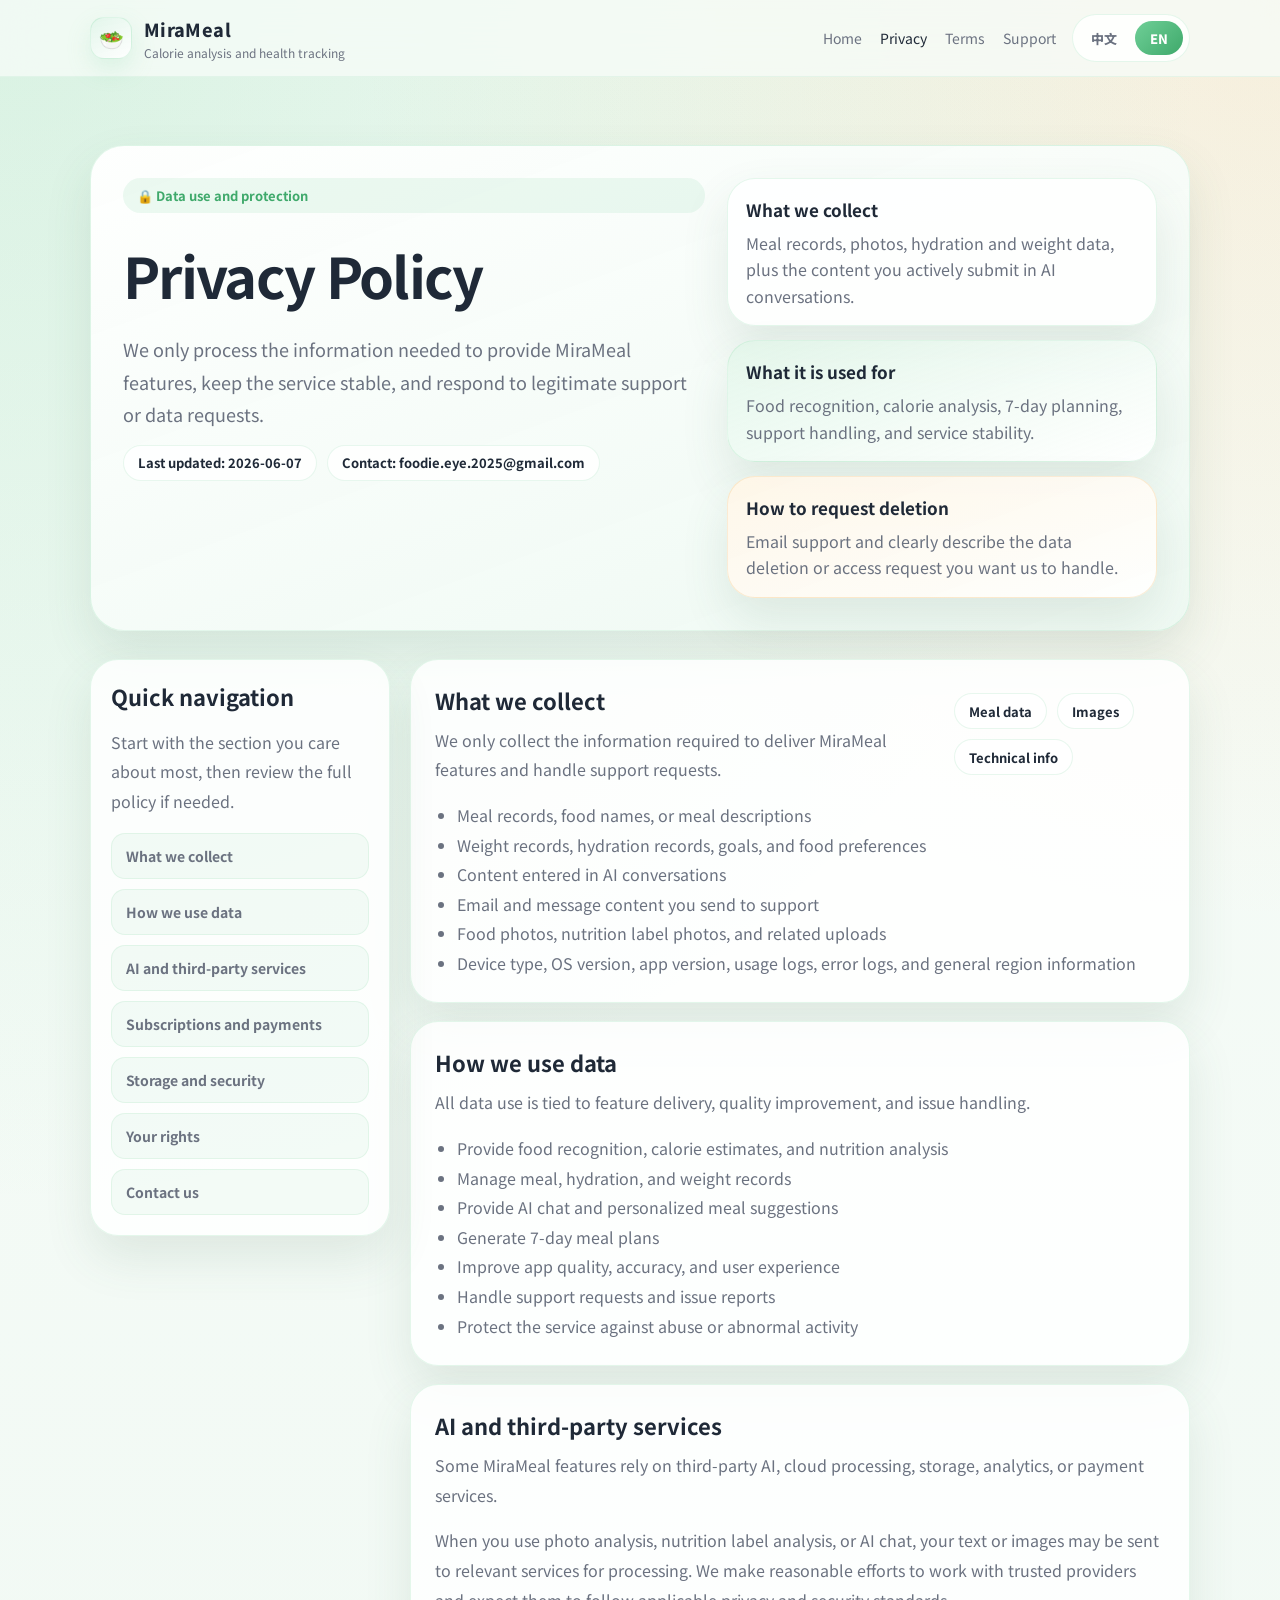
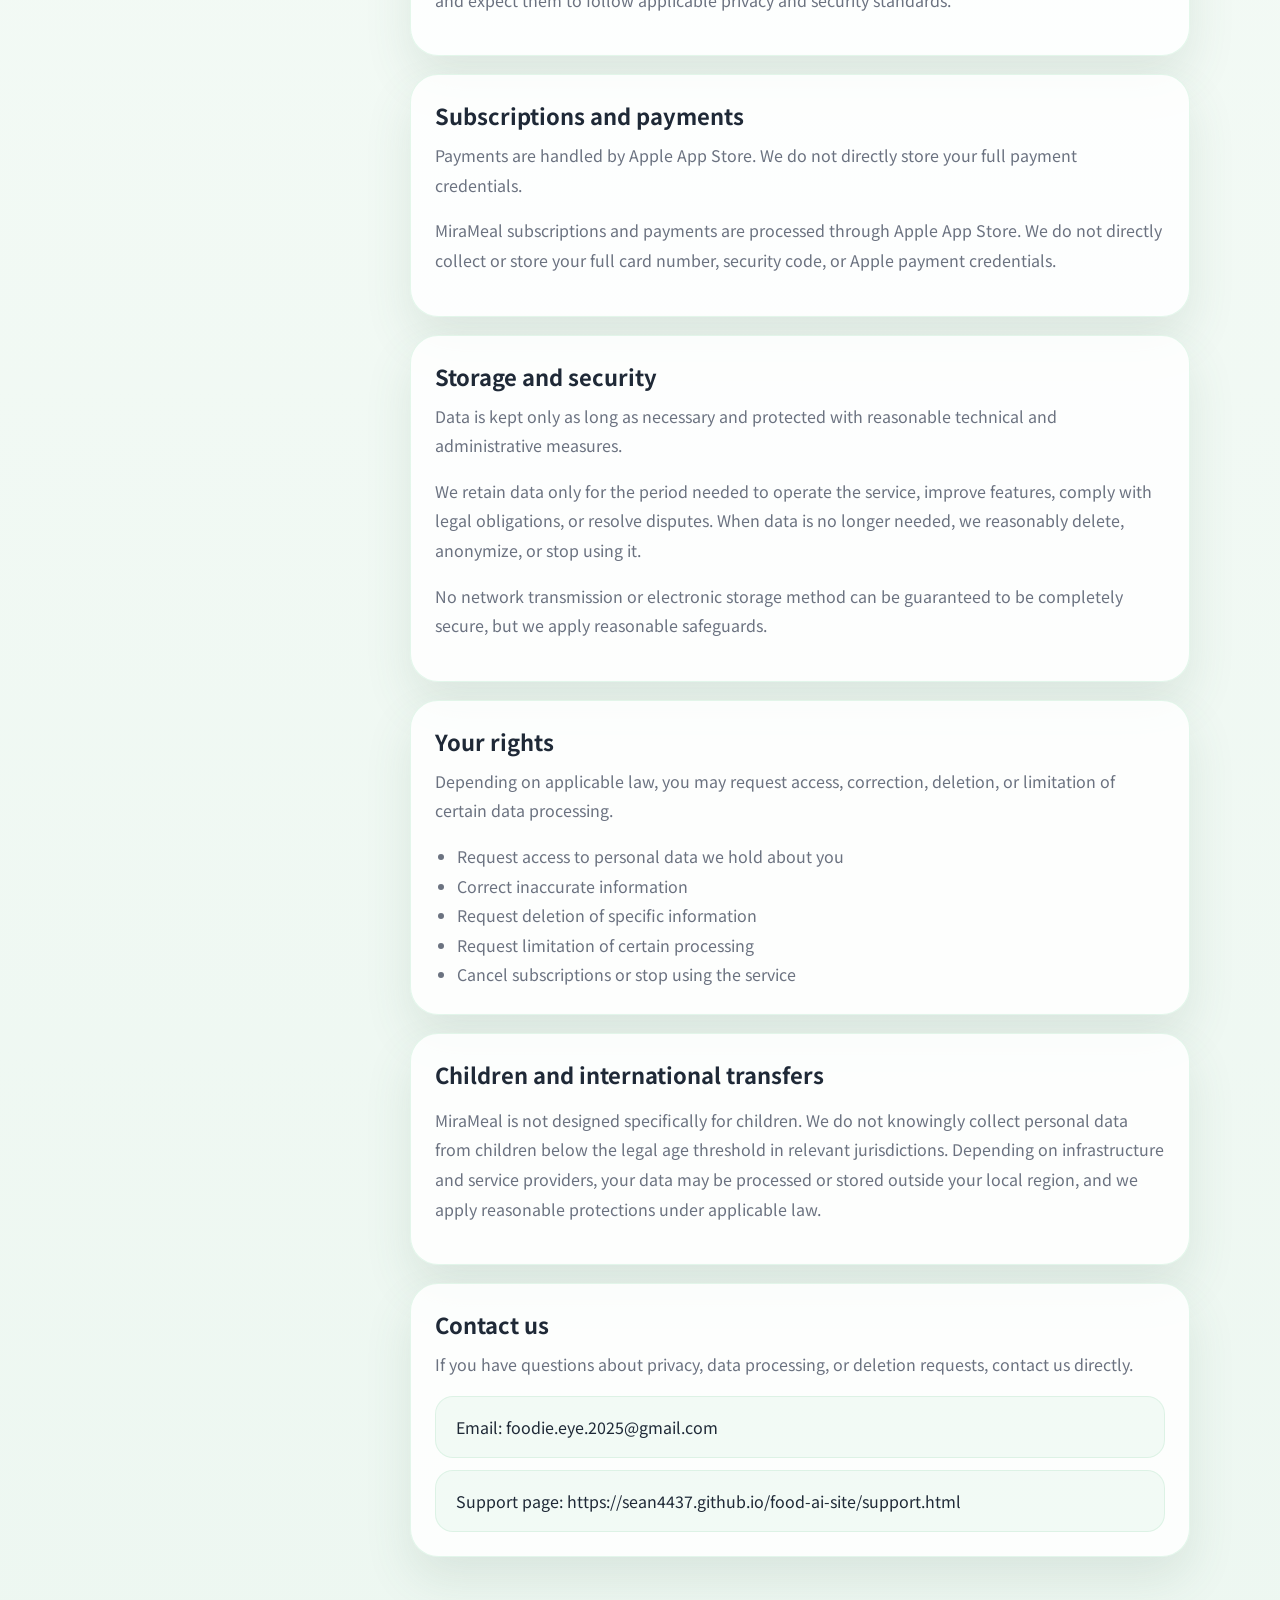
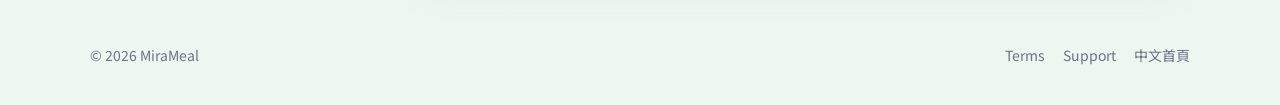
<file: docs/publishing/site/en/privacy.html>
<!DOCTYPE html>
<html lang="en">
  <head>
    <meta charset="UTF-8" />
    <meta name="viewport" content="width=device-width, initial-scale=1.0" />
    <title>MiraMeal Privacy Policy</title>
    <meta name="description" content="MiraMeal privacy policy covering data collection, usage, storage, and protection." />
    <link rel="preconnect" href="https://fonts.googleapis.com" />
    <link rel="preconnect" href="https://fonts.gstatic.com" crossorigin />
    <link
      href="https://fonts.googleapis.com/css2?family=Inter:wght@400;500;700;800&family=Noto+Sans+TC:wght@400;500;700;800&display=swap"
      rel="stylesheet"
    />
    <link rel="stylesheet" href="../styles.css" />
  </head>
  <body>
    <div class="site-shell">
      <header class="topbar">
        <div class="topbar-inner">
          <a class="brand" href="./index.html">
            <span class="brand-mark">🥗</span>
            <span class="brand-copy">
              <span class="brand-title">MiraMeal</span>
              <span class="brand-subtitle">Calorie analysis and health tracking</span>
            </span>
          </a>
          <div class="topbar-right">
            <nav class="nav">
              <a href="./index.html">Home</a>
              <a class="active" href="./privacy.html">Privacy</a>
              <a href="./terms.html">Terms</a>
              <a href="./support.html">Support</a>
            </nav>
            <div class="lang-switch" aria-label="Language switcher">
              <a href="../privacy.html">中文</a>
              <a class="active" href="./privacy.html">EN</a>
            </div>
          </div>
        </div>
      </header>

      <main class="page-main">
        <section class="section">
          <div class="page-hero-card">
            <div class="page-hero-main">
              <span class="eyebrow">🔒 Data use and protection</span>
              <h1 class="page-title">Privacy Policy</h1>
              <p class="page-subtitle">
                We only process the information needed to provide MiraMeal features, keep the service stable, and respond to legitimate support or data requests.
              </p>
              <div class="hero-meta-row">
                <span class="hero-meta-pill">Last updated: 2026-06-07</span>
                <span class="hero-meta-pill">Contact: foodie.eye.2025@gmail.com</span>
              </div>
            </div>
            <div class="page-hero-side">
              <div class="summary-card">
                <strong>What we collect</strong>
                <p>Meal records, photos, hydration and weight data, plus the content you actively submit in AI conversations.</p>
              </div>
              <div class="summary-card is-soft">
                <strong>What it is used for</strong>
                <p>Food recognition, calorie analysis, 7-day planning, support handling, and service stability.</p>
              </div>
              <div class="summary-card is-accent">
                <strong>How to request deletion</strong>
                <p>Email support and clearly describe the data deletion or access request you want us to handle.</p>
              </div>
            </div>
          </div>
        </section>

        <section class="section">
          <div class="legal-shell">
            <aside class="sticky-panel">
              <h2>Quick navigation</h2>
              <p>Start with the section you care about most, then review the full policy if needed.</p>
              <nav class="toc-list">
                <a href="#collect">What we collect</a>
                <a href="#usage">How we use data</a>
                <a href="#ai">AI and third-party services</a>
                <a href="#payment">Subscriptions and payments</a>
                <a href="#security">Storage and security</a>
                <a href="#rights">Your rights</a>
                <a href="#contact">Contact us</a>
              </nav>
            </aside>

            <div class="content-stack">
              <article class="content-panel" id="collect">
                <div class="panel-header">
                  <div>
                    <h2>What we collect</h2>
                    <p>We only collect the information required to deliver MiraMeal features and handle support requests.</p>
                  </div>
                  <div class="chip-row">
                    <span class="chip">Meal data</span>
                    <span class="chip">Images</span>
                    <span class="chip">Technical info</span>
                  </div>
                </div>
                <ul>
                  <li>Meal records, food names, or meal descriptions</li>
                  <li>Weight records, hydration records, goals, and food preferences</li>
                  <li>Content entered in AI conversations</li>
                  <li>Email and message content you send to support</li>
                  <li>Food photos, nutrition label photos, and related uploads</li>
                  <li>Device type, OS version, app version, usage logs, error logs, and general region information</li>
                </ul>
              </article>

              <article class="content-panel" id="usage">
                <div class="panel-header">
                  <div>
                    <h2>How we use data</h2>
                    <p>All data use is tied to feature delivery, quality improvement, and issue handling.</p>
                  </div>
                </div>
                <ul>
                  <li>Provide food recognition, calorie estimates, and nutrition analysis</li>
                  <li>Manage meal, hydration, and weight records</li>
                  <li>Provide AI chat and personalized meal suggestions</li>
                  <li>Generate 7-day meal plans</li>
                  <li>Improve app quality, accuracy, and user experience</li>
                  <li>Handle support requests and issue reports</li>
                  <li>Protect the service against abuse or abnormal activity</li>
                </ul>
              </article>

              <article class="content-panel" id="ai">
                <div class="panel-header">
                  <div>
                    <h2>AI and third-party services</h2>
                    <p>Some MiraMeal features rely on third-party AI, cloud processing, storage, analytics, or payment services.</p>
                  </div>
                </div>
                <p>
                  When you use photo analysis, nutrition label analysis, or AI chat, your text or images may be sent to relevant services for processing. We make reasonable efforts to work with trusted providers and expect them to follow applicable privacy and security standards.
                </p>
              </article>

              <article class="content-panel" id="payment">
                <div class="panel-header">
                  <div>
                    <h2>Subscriptions and payments</h2>
                    <p>Payments are handled by Apple App Store. We do not directly store your full payment credentials.</p>
                  </div>
                </div>
                <p>
                  MiraMeal subscriptions and payments are processed through Apple App Store. We do not directly collect or store your full card number, security code, or Apple payment credentials.
                </p>
              </article>

              <article class="content-panel" id="security">
                <div class="panel-header">
                  <div>
                    <h2>Storage and security</h2>
                    <p>Data is kept only as long as necessary and protected with reasonable technical and administrative measures.</p>
                  </div>
                </div>
                <p>
                  We retain data only for the period needed to operate the service, improve features, comply with legal obligations, or resolve disputes. When data is no longer needed, we reasonably delete, anonymize, or stop using it.
                </p>
                <p>
                  No network transmission or electronic storage method can be guaranteed to be completely secure, but we apply reasonable safeguards.
                </p>
              </article>

              <article class="content-panel" id="rights">
                <div class="panel-header">
                  <div>
                    <h2>Your rights</h2>
                    <p>Depending on applicable law, you may request access, correction, deletion, or limitation of certain data processing.</p>
                  </div>
                </div>
                <ul>
                  <li>Request access to personal data we hold about you</li>
                  <li>Correct inaccurate information</li>
                  <li>Request deletion of specific information</li>
                  <li>Request limitation of certain processing</li>
                  <li>Cancel subscriptions or stop using the service</li>
                </ul>
              </article>

              <article class="highlight-panel">
                <h2>Children and international transfers</h2>
                <p>
                  MiraMeal is not designed specifically for children. We do not knowingly collect personal data from children below the legal age threshold in relevant jurisdictions. Depending on infrastructure and service providers, your data may be processed or stored outside your local region, and we apply reasonable protections under applicable law.
                </p>
              </article>

              <article class="content-panel" id="contact">
                <div class="panel-header">
                  <div>
                    <h2>Contact us</h2>
                    <p>If you have questions about privacy, data processing, or deletion requests, contact us directly.</p>
                  </div>
                </div>
                <div class="contact-list">
                  <div class="contact-item">Email: foodie.eye.2025@gmail.com</div>
                  <div class="contact-item">Support page: https://sean4437.github.io/food-ai-site/support.html</div>
                </div>
              </article>
            </div>
          </div>
        </section>
      </main>

      <footer class="footer">
        <div class="footer-inner">
          <div>© 2026 MiraMeal</div>
          <div class="footer-links">
            <a href="./terms.html">Terms</a>
            <a href="./support.html">Support</a>
            <a href="../index.html">中文首頁</a>
          </div>
        </div>
      </footer>
    </div>
  </body>
</html>
</file>
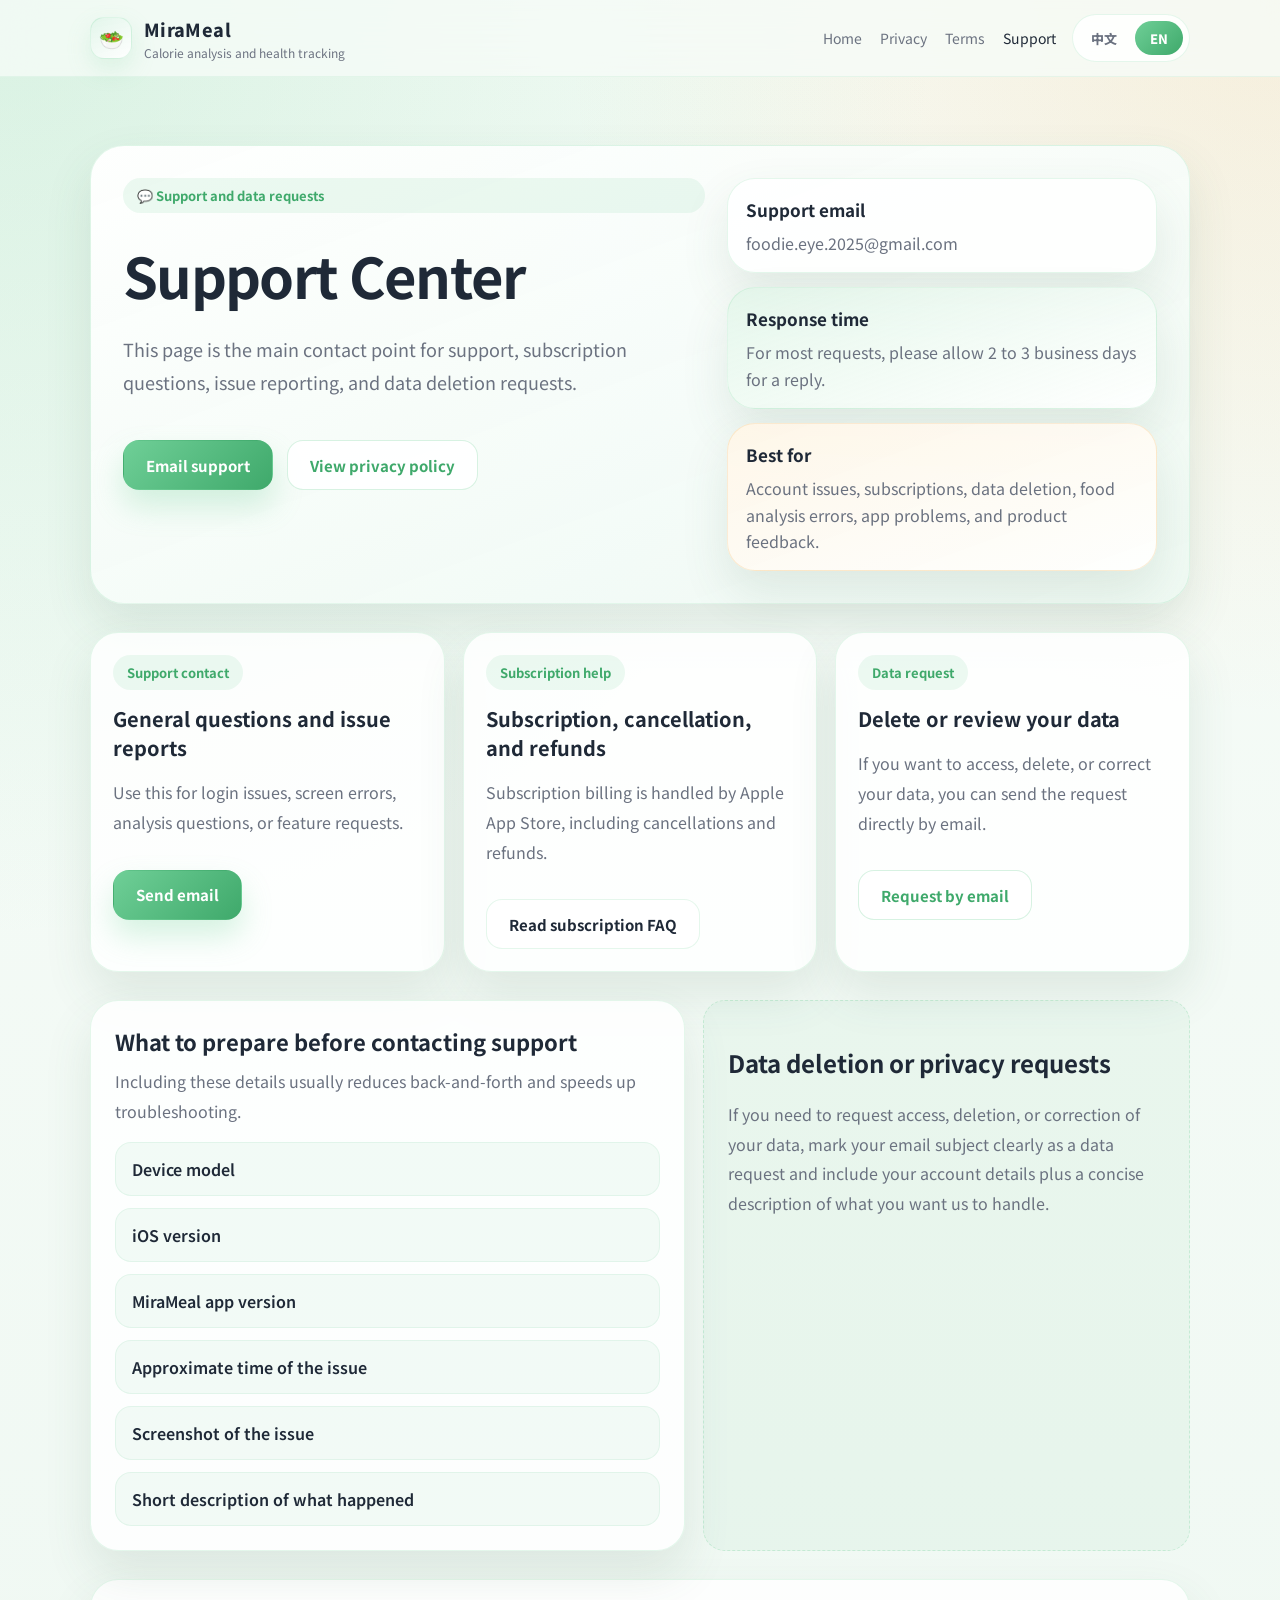
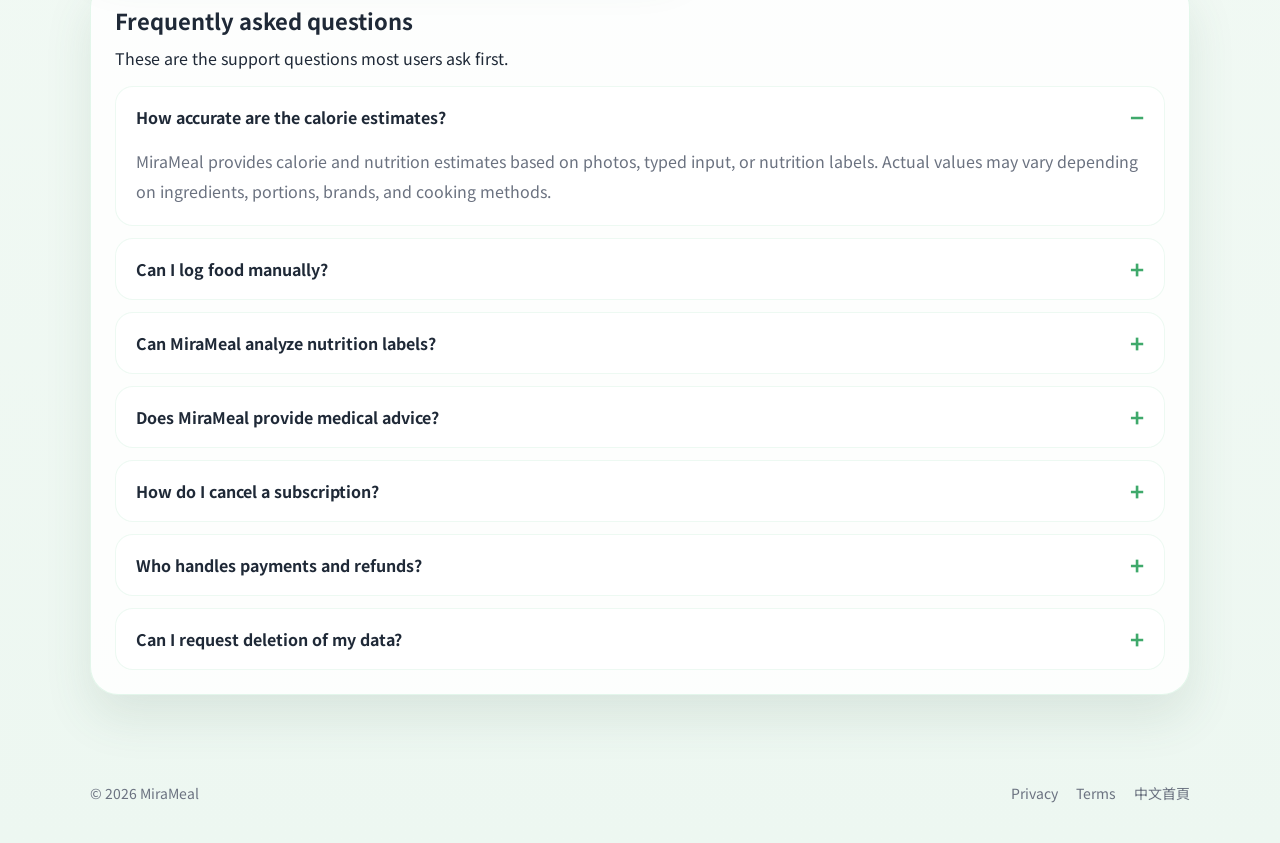
<file: docs/publishing/site/en/support.html>
<!DOCTYPE html>
<html lang="en">
  <head>
    <meta charset="UTF-8" />
    <meta name="viewport" content="width=device-width, initial-scale=1.0" />
    <title>MiraMeal Support Center</title>
    <meta name="description" content="MiraMeal support center with contact options, FAQs, and data request guidance." />
    <link rel="preconnect" href="https://fonts.googleapis.com" />
    <link rel="preconnect" href="https://fonts.gstatic.com" crossorigin />
    <link
      href="https://fonts.googleapis.com/css2?family=Inter:wght@400;500;700;800&family=Noto+Sans+TC:wght@400;500;700;800&display=swap"
      rel="stylesheet"
    />
    <link rel="stylesheet" href="../styles.css" />
  </head>
  <body>
    <div class="site-shell">
      <header class="topbar">
        <div class="topbar-inner">
          <a class="brand" href="./index.html">
            <span class="brand-mark">🥗</span>
            <span class="brand-copy">
              <span class="brand-title">MiraMeal</span>
              <span class="brand-subtitle">Calorie analysis and health tracking</span>
            </span>
          </a>
          <div class="topbar-right">
            <nav class="nav">
              <a href="./index.html">Home</a>
              <a href="./privacy.html">Privacy</a>
              <a href="./terms.html">Terms</a>
              <a class="active" href="./support.html">Support</a>
            </nav>
            <div class="lang-switch" aria-label="Language switcher">
              <a href="../support.html">中文</a>
              <a class="active" href="./support.html">EN</a>
            </div>
          </div>
        </div>
      </header>

      <main class="page-main">
        <section class="section">
          <div class="page-hero-card">
            <div class="page-hero-main">
              <span class="eyebrow">💬 Support and data requests</span>
              <h1 class="page-title">Support Center</h1>
              <p class="page-subtitle">
                This page is the main contact point for support, subscription questions, issue reporting, and data deletion requests.
              </p>
              <div class="hero-actions">
                <a class="button button-primary" href="mailto:foodie.eye.2025@gmail.com">Email support</a>
                <a class="button button-secondary" href="./privacy.html">View privacy policy</a>
              </div>
            </div>
            <div class="page-hero-side">
              <div class="summary-card">
                <strong>Support email</strong>
                <p>foodie.eye.2025@gmail.com</p>
              </div>
              <div class="summary-card is-soft">
                <strong>Response time</strong>
                <p>For most requests, please allow 2 to 3 business days for a reply.</p>
              </div>
              <div class="summary-card is-accent">
                <strong>Best for</strong>
                <p>Account issues, subscriptions, data deletion, food analysis errors, app problems, and product feedback.</p>
              </div>
            </div>
          </div>
        </section>

        <section class="section">
          <div class="support-actions">
            <article class="action-card">
              <span class="eyebrow">Support contact</span>
              <h3>General questions and issue reports</h3>
              <p>Use this for login issues, screen errors, analysis questions, or feature requests.</p>
              <a class="button button-primary" href="mailto:foodie.eye.2025@gmail.com">Send email</a>
            </article>
            <article class="action-card">
              <span class="eyebrow">Subscription help</span>
              <h3>Subscription, cancellation, and refunds</h3>
              <p>Subscription billing is handled by Apple App Store, including cancellations and refunds.</p>
              <a class="button button-soft" href="#faq">Read subscription FAQ</a>
            </article>
            <article class="action-card">
              <span class="eyebrow">Data request</span>
              <h3>Delete or review your data</h3>
              <p>If you want to access, delete, or correct your data, you can send the request directly by email.</p>
              <a class="button button-secondary" href="mailto:foodie.eye.2025@gmail.com?subject=Food%20AI%20Data%20Request">Request by email</a>
            </article>
          </div>
        </section>

        <section class="section">
          <div class="support-grid">
            <article class="content-panel">
              <div class="panel-header">
                <div>
                  <h2>What to prepare before contacting support</h2>
                  <p>Including these details usually reduces back-and-forth and speeds up troubleshooting.</p>
                </div>
              </div>
              <div class="checklist">
                <div class="checklist-item">Device model</div>
                <div class="checklist-item">iOS version</div>
                <div class="checklist-item">MiraMeal app version</div>
                <div class="checklist-item">Approximate time of the issue</div>
                <div class="checklist-item">Screenshot of the issue</div>
                <div class="checklist-item">Short description of what happened</div>
              </div>
            </article>

            <article class="support-note">
              <h2>Data deletion or privacy requests</h2>
              <p>
                If you need to request access, deletion, or correction of your data, mark your email subject clearly as a data request and include your account details plus a concise description of what you want us to handle.
              </p>
            </article>
          </div>
        </section>

        <section class="section" id="faq">
          <article class="faq-panel">
            <div class="panel-header">
              <div>
                <h2>Frequently asked questions</h2>
                <p>These are the support questions most users ask first.</p>
              </div>
            </div>
            <div class="faq-accordion">
              <details class="faq-entry" open>
                <summary>How accurate are the calorie estimates?</summary>
                <div class="faq-body">
                  <p>
                    MiraMeal provides calorie and nutrition estimates based on photos, typed input, or nutrition labels. Actual values may vary depending on ingredients, portions, brands, and cooking methods.
                  </p>
                </div>
              </details>
              <details class="faq-entry">
                <summary>Can I log food manually?</summary>
                <div class="faq-body">
                  <p>Yes. In addition to photo analysis, you can search by food name or create records manually.</p>
                </div>
              </details>
              <details class="faq-entry">
                <summary>Can MiraMeal analyze nutrition labels?</summary>
                <div class="faq-body">
                  <p>Yes. The nutrition label feature helps you read calories, protein, fat, and carbohydrate data more clearly.</p>
                </div>
              </details>
              <details class="faq-entry">
                <summary>Does MiraMeal provide medical advice?</summary>
                <div class="faq-body">
                  <p>
                    No. MiraMeal provides general meal tracking, calorie estimates, and health management references only. It does not provide diagnosis, treatment, or professional medical advice.
                  </p>
                </div>
              </details>
              <details class="faq-entry">
                <summary>How do I cancel a subscription?</summary>
                <div class="faq-body">
                  <p>
                    You can cancel through your Apple ID subscription settings on iPhone or iPad. Exact steps may vary by iOS version.
                  </p>
                </div>
              </details>
              <details class="faq-entry">
                <summary>Who handles payments and refunds?</summary>
                <div class="faq-body">
                  <p>Subscription payments are handled by Apple App Store. Refund requests must be submitted through Apple’s official process.</p>
                </div>
              </details>
              <details class="faq-entry">
                <summary>Can I request deletion of my data?</summary>
                <div class="faq-body">
                  <p>
                    Yes. If you want to request access, deletion, or correction of your data, email
                    <a class="inline-link" href="mailto:foodie.eye.2025@gmail.com">foodie.eye.2025@gmail.com</a>
                    and describe what you need.
                  </p>
                </div>
              </details>
            </div>
          </article>
        </section>
      </main>

      <footer class="footer">
        <div class="footer-inner">
          <div>© 2026 MiraMeal</div>
          <div class="footer-links">
            <a href="./privacy.html">Privacy</a>
            <a href="./terms.html">Terms</a>
            <a href="../index.html">中文首頁</a>
          </div>
        </div>
      </footer>
    </div>
  </body>
</html>
</file>
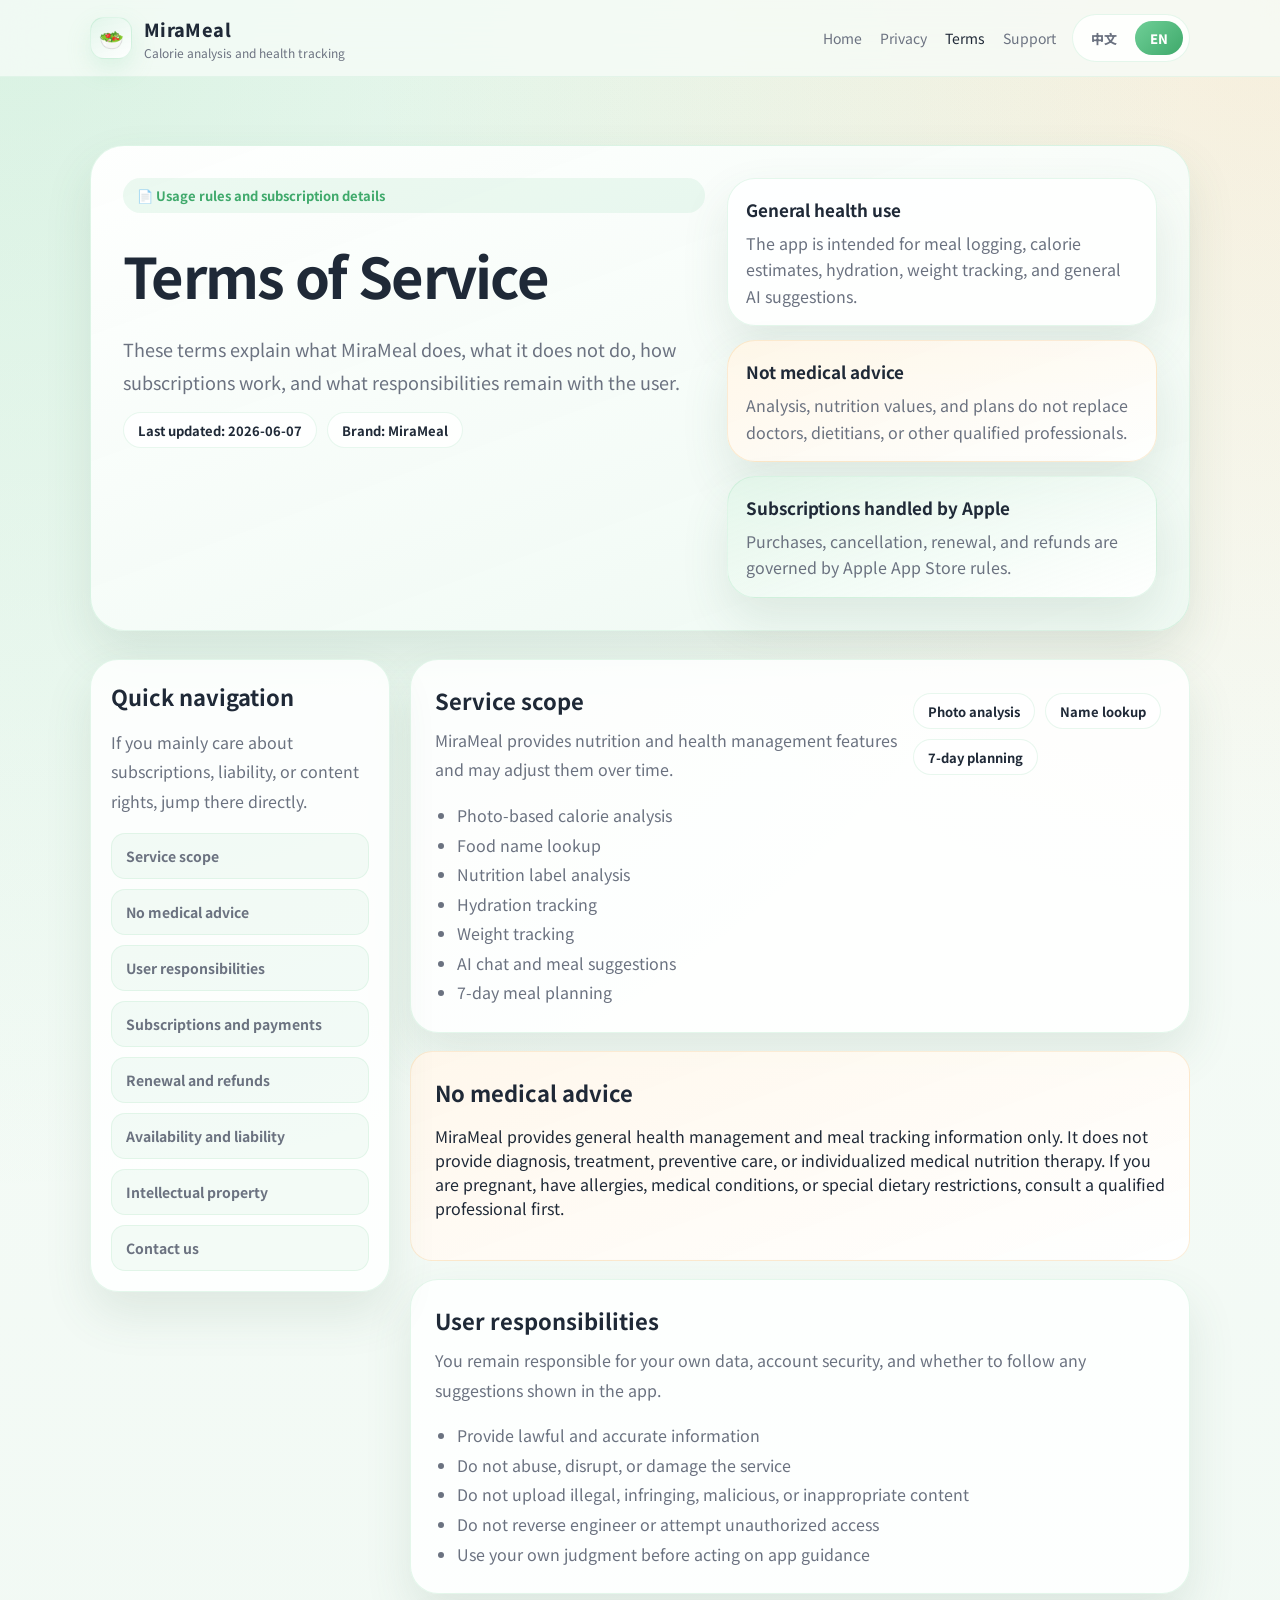
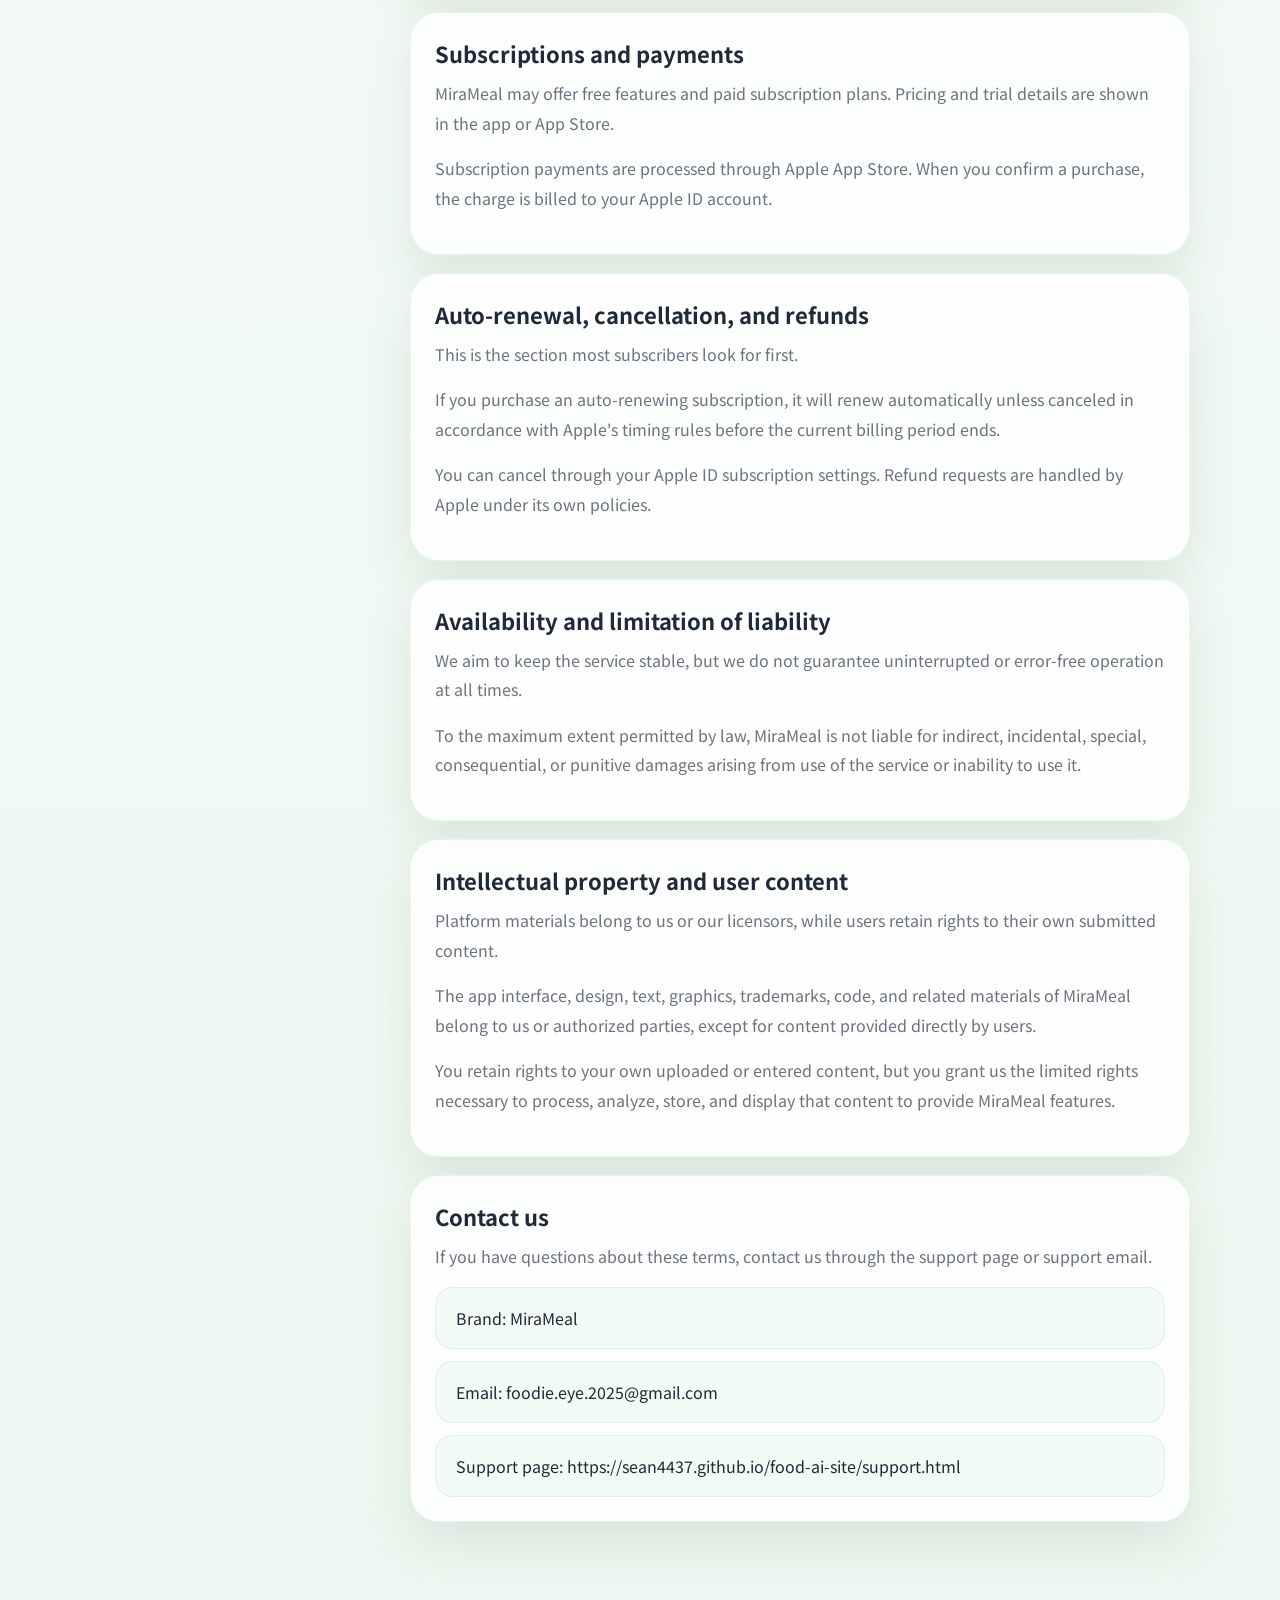
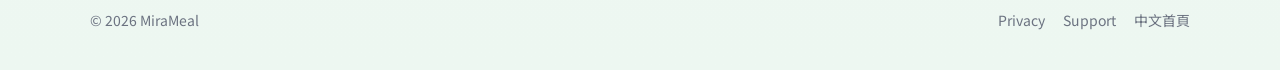
<file: docs/publishing/site/en/terms.html>
<!DOCTYPE html>
<html lang="en">
  <head>
    <meta charset="UTF-8" />
    <meta name="viewport" content="width=device-width, initial-scale=1.0" />
    <title>MiraMeal Terms of Service</title>
    <meta name="description" content="MiraMeal terms of service covering scope, responsibilities, subscriptions, and limitations." />
    <link rel="preconnect" href="https://fonts.googleapis.com" />
    <link rel="preconnect" href="https://fonts.gstatic.com" crossorigin />
    <link
      href="https://fonts.googleapis.com/css2?family=Inter:wght@400;500;700;800&family=Noto+Sans+TC:wght@400;500;700;800&display=swap"
      rel="stylesheet"
    />
    <link rel="stylesheet" href="../styles.css" />
  </head>
  <body>
    <div class="site-shell">
      <header class="topbar">
        <div class="topbar-inner">
          <a class="brand" href="./index.html">
            <span class="brand-mark">🥗</span>
            <span class="brand-copy">
              <span class="brand-title">MiraMeal</span>
              <span class="brand-subtitle">Calorie analysis and health tracking</span>
            </span>
          </a>
          <div class="topbar-right">
            <nav class="nav">
              <a href="./index.html">Home</a>
              <a href="./privacy.html">Privacy</a>
              <a class="active" href="./terms.html">Terms</a>
              <a href="./support.html">Support</a>
            </nav>
            <div class="lang-switch" aria-label="Language switcher">
              <a href="../terms.html">中文</a>
              <a class="active" href="./terms.html">EN</a>
            </div>
          </div>
        </div>
      </header>

      <main class="page-main">
        <section class="section">
          <div class="page-hero-card">
            <div class="page-hero-main">
              <span class="eyebrow">📄 Usage rules and subscription details</span>
              <h1 class="page-title">Terms of Service</h1>
              <p class="page-subtitle">
                These terms explain what MiraMeal does, what it does not do, how subscriptions work, and what responsibilities remain with the user.
              </p>
              <div class="hero-meta-row">
                <span class="hero-meta-pill">Last updated: 2026-06-07</span>
                <span class="hero-meta-pill">Brand: MiraMeal</span>
              </div>
            </div>
            <div class="page-hero-side">
              <div class="summary-card">
                <strong>General health use</strong>
                <p>The app is intended for meal logging, calorie estimates, hydration, weight tracking, and general AI suggestions.</p>
              </div>
              <div class="summary-card is-accent">
                <strong>Not medical advice</strong>
                <p>Analysis, nutrition values, and plans do not replace doctors, dietitians, or other qualified professionals.</p>
              </div>
              <div class="summary-card is-soft">
                <strong>Subscriptions handled by Apple</strong>
                <p>Purchases, cancellation, renewal, and refunds are governed by Apple App Store rules.</p>
              </div>
            </div>
          </div>
        </section>

        <section class="section">
          <div class="legal-shell">
            <aside class="sticky-panel">
              <h2>Quick navigation</h2>
              <p>If you mainly care about subscriptions, liability, or content rights, jump there directly.</p>
              <nav class="toc-list">
                <a href="#service">Service scope</a>
                <a href="#medical">No medical advice</a>
                <a href="#responsibility">User responsibilities</a>
                <a href="#subscription">Subscriptions and payments</a>
                <a href="#renewal">Renewal and refunds</a>
                <a href="#availability">Availability and liability</a>
                <a href="#ip">Intellectual property</a>
                <a href="#contact">Contact us</a>
              </nav>
            </aside>

            <div class="content-stack">
              <article class="content-panel" id="service">
                <div class="panel-header">
                  <div>
                    <h2>Service scope</h2>
                    <p>MiraMeal provides nutrition and health management features and may adjust them over time.</p>
                  </div>
                  <div class="chip-row">
                    <span class="chip">Photo analysis</span>
                    <span class="chip">Name lookup</span>
                    <span class="chip">7-day planning</span>
                  </div>
                </div>
                <ul>
                  <li>Photo-based calorie analysis</li>
                  <li>Food name lookup</li>
                  <li>Nutrition label analysis</li>
                  <li>Hydration tracking</li>
                  <li>Weight tracking</li>
                  <li>AI chat and meal suggestions</li>
                  <li>7-day meal planning</li>
                </ul>
              </article>

              <article class="warning-panel" id="medical">
                <h2>No medical advice</h2>
                <p>
                  MiraMeal provides general health management and meal tracking information only. It does not provide diagnosis, treatment, preventive care, or individualized medical nutrition therapy. If you are pregnant, have allergies, medical conditions, or special dietary restrictions, consult a qualified professional first.
                </p>
              </article>

              <article class="content-panel" id="responsibility">
                <div class="panel-header">
                  <div>
                    <h2>User responsibilities</h2>
                    <p>You remain responsible for your own data, account security, and whether to follow any suggestions shown in the app.</p>
                  </div>
                </div>
                <ul>
                  <li>Provide lawful and accurate information</li>
                  <li>Do not abuse, disrupt, or damage the service</li>
                  <li>Do not upload illegal, infringing, malicious, or inappropriate content</li>
                  <li>Do not reverse engineer or attempt unauthorized access</li>
                  <li>Use your own judgment before acting on app guidance</li>
                </ul>
              </article>

              <article class="content-panel" id="subscription">
                <div class="panel-header">
                  <div>
                    <h2>Subscriptions and payments</h2>
                    <p>MiraMeal may offer free features and paid subscription plans. Pricing and trial details are shown in the app or App Store.</p>
                  </div>
                </div>
                <p>
                  Subscription payments are processed through Apple App Store. When you confirm a purchase, the charge is billed to your Apple ID account.
                </p>
              </article>

              <article class="content-panel" id="renewal">
                <div class="panel-header">
                  <div>
                    <h2>Auto-renewal, cancellation, and refunds</h2>
                    <p>This is the section most subscribers look for first.</p>
                  </div>
                </div>
                <p>
                  If you purchase an auto-renewing subscription, it will renew automatically unless canceled in accordance with Apple's timing rules before the current billing period ends.
                </p>
                <p>
                  You can cancel through your Apple ID subscription settings. Refund requests are handled by Apple under its own policies.
                </p>
              </article>

              <article class="content-panel" id="availability">
                <div class="panel-header">
                  <div>
                    <h2>Availability and limitation of liability</h2>
                    <p>We aim to keep the service stable, but we do not guarantee uninterrupted or error-free operation at all times.</p>
                  </div>
                </div>
                <p>
                  To the maximum extent permitted by law, MiraMeal is not liable for indirect, incidental, special, consequential, or punitive damages arising from use of the service or inability to use it.
                </p>
              </article>

              <article class="content-panel" id="ip">
                <div class="panel-header">
                  <div>
                    <h2>Intellectual property and user content</h2>
                    <p>Platform materials belong to us or our licensors, while users retain rights to their own submitted content.</p>
                  </div>
                </div>
                <p>
                  The app interface, design, text, graphics, trademarks, code, and related materials of MiraMeal belong to us or authorized parties, except for content provided directly by users.
                </p>
                <p>
                  You retain rights to your own uploaded or entered content, but you grant us the limited rights necessary to process, analyze, store, and display that content to provide MiraMeal features.
                </p>
              </article>

              <article class="content-panel" id="contact">
                <div class="panel-header">
                  <div>
                    <h2>Contact us</h2>
                    <p>If you have questions about these terms, contact us through the support page or support email.</p>
                  </div>
                </div>
                <div class="contact-list">
                  <div class="contact-item">Brand: MiraMeal</div>
                  <div class="contact-item">Email: foodie.eye.2025@gmail.com</div>
                  <div class="contact-item">Support page: https://sean4437.github.io/food-ai-site/support.html</div>
                </div>
              </article>
            </div>
          </div>
        </section>
      </main>

      <footer class="footer">
        <div class="footer-inner">
          <div>© 2026 MiraMeal</div>
          <div class="footer-links">
            <a href="./privacy.html">Privacy</a>
            <a href="./support.html">Support</a>
            <a href="../index.html">中文首頁</a>
          </div>
        </div>
      </footer>
    </div>
  </body>
</html>
</file>
<file: docs/publishing/site/styles.css>
:root {
  --bg: #f5faf7;
  --surface: rgba(255, 255, 255, 0.86);
  --surface-strong: #ffffff;
  --text: #1f2937;
  --muted: #6b7280;
  --line: rgba(111, 207, 151, 0.24);
  --primary: #6fcf97;
  --primary-deep: #3fa96b;
  --primary-soft: #dff5e7;
  --accent: #f2b35d;
  --accent-soft: #fff5e6;
  --shadow: 0 22px 48px rgba(64, 108, 85, 0.12);
  --radius-lg: 28px;
  --radius-md: 18px;
  --radius-sm: 12px;
  --max-width: 1100px;
}

* {
  box-sizing: border-box;
}

html {
  scroll-behavior: smooth;
}

body {
  margin: 0;
  color: var(--text);
  font-family: "Noto Sans TC", "PingFang TC", "Microsoft JhengHei", sans-serif;
  background:
    radial-gradient(circle at top left, rgba(111, 207, 151, 0.22), transparent 34%),
    radial-gradient(circle at top right, rgba(242, 179, 93, 0.18), transparent 26%),
    linear-gradient(180deg, #f7fcf8 0%, #edf7f1 100%);
}

a {
  color: inherit;
  text-decoration: none;
}

img {
  max-width: 100%;
}

.site-shell {
  min-height: 100vh;
}

.topbar {
  position: sticky;
  top: 0;
  z-index: 20;
  backdrop-filter: blur(18px);
  background: rgba(247, 252, 248, 0.78);
  border-bottom: 1px solid rgba(111, 207, 151, 0.12);
}

.topbar-inner,
.section,
.footer-inner {
  width: min(calc(100% - 32px), var(--max-width));
  margin: 0 auto;
}

.topbar-inner {
  display: flex;
  align-items: center;
  justify-content: space-between;
  gap: 20px;
  min-height: 76px;
}

.brand {
  display: inline-flex;
  align-items: center;
  gap: 12px;
}

.brand-mark {
  width: 42px;
  height: 42px;
  border-radius: 14px;
  display: grid;
  place-items: center;
  background:
    linear-gradient(145deg, rgba(111, 207, 151, 0.2), rgba(255, 255, 255, 0.95)),
    var(--surface-strong);
  border: 1px solid rgba(111, 207, 151, 0.2);
  box-shadow: 0 10px 24px rgba(111, 207, 151, 0.18);
  font-size: 20px;
}

.brand-copy {
  display: flex;
  flex-direction: column;
  gap: 2px;
}

.brand-title {
  font-size: 18px;
  font-weight: 800;
  letter-spacing: 0.02em;
}

.brand-subtitle {
  font-size: 12px;
  color: var(--muted);
}

.nav {
  display: flex;
  align-items: center;
  gap: 18px;
  flex-wrap: wrap;
}

.topbar-right {
  display: flex;
  align-items: center;
  gap: 16px;
  flex-wrap: wrap;
  justify-content: flex-end;
}

.nav a {
  font-size: 14px;
  color: var(--muted);
}

.nav a.active,
.nav a:hover {
  color: var(--text);
}

.lang-switch {
  display: inline-flex;
  align-items: center;
  gap: 6px;
  padding: 6px;
  border-radius: 999px;
  background: rgba(255, 255, 255, 0.86);
  border: 1px solid rgba(111, 207, 151, 0.18);
}

.lang-switch a {
  min-width: 48px;
  min-height: 34px;
  padding: 0 12px;
  border-radius: 999px;
  display: inline-flex;
  align-items: center;
  justify-content: center;
  font-size: 13px;
  font-weight: 800;
  color: var(--muted);
}

.lang-switch a.active,
.lang-switch a:hover {
  color: #fff;
  background: linear-gradient(135deg, var(--primary), var(--primary-deep));
}

.page-main {
  padding: 40px 0 64px;
}

.hero {
  padding-top: 16px;
}

.hero-card {
  display: grid;
  grid-template-columns: 1.1fr 0.9fr;
  gap: 28px;
  background: linear-gradient(160deg, rgba(255, 255, 255, 0.96), rgba(245, 252, 248, 0.88));
  border: 1px solid rgba(111, 207, 151, 0.18);
  border-radius: 36px;
  box-shadow: var(--shadow);
  overflow: hidden;
}

.hero-copy {
  padding: 48px 48px 44px;
}

.eyebrow {
  display: inline-flex;
  align-items: center;
  gap: 8px;
  padding: 8px 14px;
  border-radius: 999px;
  background: rgba(111, 207, 151, 0.12);
  color: var(--primary-deep);
  font-size: 13px;
  font-weight: 700;
}

.hero h1,
.page-title {
  margin: 18px 0 14px;
  font-size: clamp(36px, 5vw, 56px);
  line-height: 1.08;
  letter-spacing: -0.03em;
}

.hero p.lead,
.page-subtitle {
  margin: 0;
  font-size: 18px;
  line-height: 1.8;
  color: var(--muted);
}

.hero-actions {
  margin-top: 28px;
  display: flex;
  flex-wrap: wrap;
  gap: 14px;
}

.button {
  display: inline-flex;
  align-items: center;
  justify-content: center;
  gap: 8px;
  min-height: 50px;
  padding: 0 22px;
  border-radius: 16px;
  font-size: 15px;
  font-weight: 700;
  border: 1px solid transparent;
  transition: transform 0.18s ease, box-shadow 0.18s ease, border-color 0.18s ease;
}

.button:hover {
  transform: translateY(-1px);
}

.button-primary {
  color: #fff;
  background: linear-gradient(135deg, var(--primary), var(--primary-deep));
  box-shadow: 0 16px 30px rgba(111, 207, 151, 0.28);
}

.button-secondary {
  color: var(--primary-deep);
  background: rgba(255, 255, 255, 0.9);
  border-color: rgba(111, 207, 151, 0.28);
}

.button-soft {
  color: var(--text);
  background: rgba(255, 255, 255, 0.72);
  border-color: rgba(111, 207, 151, 0.18);
}

.hero-side {
  position: relative;
  min-height: 100%;
  padding: 36px;
  background:
    radial-gradient(circle at top, rgba(111, 207, 151, 0.32), transparent 48%),
    linear-gradient(180deg, rgba(225, 246, 233, 0.92), rgba(255, 255, 255, 0.8));
}

.stat-stack {
  display: grid;
  gap: 16px;
  height: 100%;
  align-content: center;
}

.stat-card {
  background: rgba(255, 255, 255, 0.88);
  border: 1px solid rgba(111, 207, 151, 0.18);
  border-radius: 22px;
  padding: 20px;
  box-shadow: 0 20px 36px rgba(79, 124, 98, 0.08);
}

.stat-card strong {
  display: block;
  font-size: 26px;
  margin-bottom: 8px;
}

.stat-card span {
  display: block;
  color: var(--muted);
  line-height: 1.6;
}

.section {
  margin-top: 28px;
}

.section-card,
.content-card,
.content-panel,
.sticky-panel,
.highlight-panel,
.summary-card,
.action-card,
.faq-panel {
  border-radius: var(--radius-lg);
  background: rgba(255, 255, 255, 0.84);
  border: 1px solid rgba(111, 207, 151, 0.18);
  box-shadow: var(--shadow);
}

.section-card,
.content-card {
  padding: 28px;
}

.section-heading {
  margin: 0 0 18px;
  font-size: 28px;
  line-height: 1.2;
}

.grid {
  display: grid;
  gap: 18px;
}

.grid-features {
  grid-template-columns: repeat(2, minmax(0, 1fr));
}

.grid-highlights {
  grid-template-columns: repeat(3, minmax(0, 1fr));
}

.feature-card,
.highlight-card {
  padding: 22px;
  background: rgba(255, 255, 255, 0.9);
  border: 1px solid rgba(111, 207, 151, 0.16);
  border-radius: 22px;
}

.feature-card h3,
.highlight-card h3 {
  margin: 0 0 10px;
  font-size: 18px;
}

.feature-card p,
.highlight-card p,
.content-card p,
.content-card li,
.content-panel p,
.content-panel li,
.highlight-panel p,
.action-card p,
.sticky-panel p,
.support-note p {
  color: var(--muted);
  line-height: 1.85;
}

.note-card {
  background: linear-gradient(160deg, rgba(255, 251, 244, 0.96), rgba(255, 255, 255, 0.88));
  border-color: rgba(242, 179, 93, 0.2);
}

.cta-card {
  display: flex;
  align-items: center;
  justify-content: space-between;
  gap: 20px;
}

.cta-copy h2 {
  margin: 0 0 10px;
  font-size: 30px;
}

.cta-copy p {
  margin: 0;
  color: var(--muted);
  line-height: 1.8;
}

.page-header {
  padding: 8px 0 6px;
}

.content-card h2,
.content-panel h2 {
  margin: 0 0 12px;
  font-size: 24px;
}

.content-card h3,
.content-panel h3 {
  margin: 22px 0 8px;
  font-size: 18px;
}

.content-card ul,
.content-card ol,
.content-panel ul,
.content-panel ol {
  margin: 0;
  padding-left: 22px;
}

.contact-list {
  display: grid;
  gap: 12px;
  margin-top: 16px;
}

.contact-item {
  padding: 18px 20px;
  border-radius: 18px;
  background: rgba(111, 207, 151, 0.08);
  border: 1px solid rgba(111, 207, 151, 0.16);
}

.faq-item + .faq-item {
  margin-top: 24px;
  padding-top: 24px;
  border-top: 1px solid rgba(111, 207, 151, 0.14);
}

.footer {
  padding: 24px 0 40px;
}

.footer-inner {
  display: flex;
  align-items: center;
  justify-content: space-between;
  gap: 18px;
  color: var(--muted);
  font-size: 14px;
}

.footer-links {
  display: flex;
  gap: 18px;
  flex-wrap: wrap;
}

.page-hero-card {
  display: grid;
  grid-template-columns: 1.15fr 0.85fr;
  gap: 22px;
  padding: 32px;
  border-radius: 34px;
  background: linear-gradient(160deg, rgba(255, 255, 255, 0.95), rgba(238, 249, 243, 0.92));
  border: 1px solid rgba(111, 207, 151, 0.18);
  box-shadow: var(--shadow);
}

.page-hero-main {
  display: flex;
  flex-direction: column;
  gap: 14px;
}

.page-hero-side {
  display: grid;
  gap: 14px;
  align-content: start;
}

.hero-meta-row {
  display: flex;
  flex-wrap: wrap;
  gap: 10px;
}

.summary-pill,
.hero-meta-pill,
.chip {
  display: inline-flex;
  align-items: center;
  gap: 8px;
  min-height: 36px;
  padding: 0 14px;
  border-radius: 999px;
  background: rgba(255, 255, 255, 0.86);
  border: 1px solid rgba(111, 207, 151, 0.16);
  color: var(--text);
  font-size: 13px;
  font-weight: 700;
}

.summary-card {
  padding: 18px 18px 16px;
}

.summary-card strong {
  display: block;
  font-size: 17px;
  margin-bottom: 8px;
}

.summary-card p {
  margin: 0;
  color: var(--muted);
  line-height: 1.65;
}

.summary-card.is-accent {
  background: linear-gradient(160deg, rgba(255, 246, 231, 0.92), rgba(255, 255, 255, 0.9));
  border-color: rgba(242, 179, 93, 0.24);
}

.summary-card.is-soft {
  background: linear-gradient(160deg, rgba(223, 245, 231, 0.74), rgba(255, 255, 255, 0.92));
}

.summary-grid {
  display: grid;
  grid-template-columns: repeat(3, minmax(0, 1fr));
  gap: 16px;
}

.legal-shell {
  display: grid;
  grid-template-columns: 300px minmax(0, 1fr);
  gap: 20px;
  align-items: start;
}

.sticky-panel {
  position: sticky;
  top: 98px;
  padding: 20px;
}

.sticky-panel h2,
.content-panel h2,
.highlight-panel h2,
.faq-panel h2 {
  margin: 0 0 10px;
  font-size: 22px;
}

.toc-list {
  display: grid;
  gap: 10px;
  margin-top: 14px;
}

.toc-list a {
  padding: 12px 14px;
  border-radius: 14px;
  background: rgba(111, 207, 151, 0.08);
  border: 1px solid rgba(111, 207, 151, 0.14);
  color: var(--muted);
  font-size: 14px;
  font-weight: 700;
}

.toc-list a:hover {
  color: var(--text);
  background: rgba(111, 207, 151, 0.14);
}

.content-stack {
  display: grid;
  gap: 18px;
}

.content-panel,
.highlight-panel,
.faq-panel {
  padding: 24px;
}

.panel-header {
  display: flex;
  align-items: center;
  justify-content: space-between;
  gap: 14px;
  margin-bottom: 16px;
}

.panel-header p,
.support-note p,
.intro-copy p {
  margin: 0;
}

.chip-row {
  display: flex;
  flex-wrap: wrap;
  gap: 10px;
}

.support-grid,
.support-actions {
  display: grid;
  gap: 18px;
}

.support-actions {
  grid-template-columns: repeat(3, minmax(0, 1fr));
}

.support-grid {
  grid-template-columns: 1.1fr 0.9fr;
}

.action-card {
  padding: 22px;
}

.action-card h3 {
  margin: 0 0 10px;
  font-size: 20px;
}

.action-card .button {
  margin-top: 16px;
}

.action-card .eyebrow {
  margin-bottom: 14px;
}

.support-note,
.warning-panel {
  padding: 24px;
  border-radius: 22px;
}

.support-note {
  background: rgba(111, 207, 151, 0.08);
  border: 1px dashed rgba(111, 207, 151, 0.28);
}

.warning-panel {
  background: linear-gradient(160deg, rgba(255, 247, 235, 0.96), rgba(255, 255, 255, 0.92));
  border: 1px solid rgba(242, 179, 93, 0.22);
}

.warning-panel h2 {
  margin: 0 0 10px;
  font-size: 22px;
}

.checklist {
  display: grid;
  gap: 12px;
  margin-top: 14px;
}

.checklist-item {
  padding: 14px 16px;
  border-radius: 16px;
  background: rgba(111, 207, 151, 0.08);
  border: 1px solid rgba(111, 207, 151, 0.12);
  color: var(--text);
  font-weight: 600;
}

.faq-accordion {
  display: grid;
  gap: 12px;
}

.faq-entry {
  border-radius: 18px;
  background: rgba(255, 255, 255, 0.86);
  border: 1px solid rgba(111, 207, 151, 0.12);
  overflow: hidden;
}

.faq-entry summary {
  list-style: none;
  cursor: pointer;
  padding: 18px 20px;
  font-size: 16px;
  font-weight: 700;
  display: flex;
  align-items: center;
  justify-content: space-between;
  gap: 16px;
}

.faq-entry summary::-webkit-details-marker {
  display: none;
}

.faq-entry summary::after {
  content: "+";
  color: var(--primary-deep);
  font-size: 24px;
  line-height: 1;
}

.faq-entry[open] summary::after {
  content: "−";
}

.faq-entry .faq-body {
  padding: 0 20px 18px;
  color: var(--muted);
  line-height: 1.85;
}

.faq-entry .faq-body p {
  margin: 0;
}

.inline-link {
  color: var(--primary-deep);
  text-decoration: underline;
  text-underline-offset: 3px;
}

@media (max-width: 900px) {
  .hero-card,
  .grid-highlights,
  .cta-card,
  .page-hero-card,
  .summary-grid,
  .support-actions,
  .support-grid,
  .legal-shell {
    grid-template-columns: 1fr;
  }

  .hero-copy,
  .hero-side {
    padding: 32px 24px;
  }

  .cta-card {
    align-items: flex-start;
  }

  .sticky-panel {
    position: static;
  }
}

@media (max-width: 720px) {
  .topbar-inner {
    min-height: 72px;
    align-items: flex-start;
    padding-top: 14px;
    padding-bottom: 14px;
    flex-direction: column;
  }

  .nav {
    gap: 14px;
  }

  .topbar-right {
    width: 100%;
    align-items: flex-start;
    justify-content: flex-start;
  }

  .grid-features {
    grid-template-columns: 1fr;
  }

  .section-card,
  .content-card,
  .content-panel,
  .highlight-panel,
  .sticky-panel,
  .page-hero-card,
  .faq-panel {
    padding: 22px;
    border-radius: 24px;
  }

  .hero h1,
  .page-title {
    font-size: 34px;
  }

  .hero p.lead,
  .page-subtitle {
    font-size: 16px;
  }

  .footer-inner {
    flex-direction: column;
    align-items: flex-start;
  }

  .panel-header {
    flex-direction: column;
    align-items: flex-start;
  }
}
</file>
